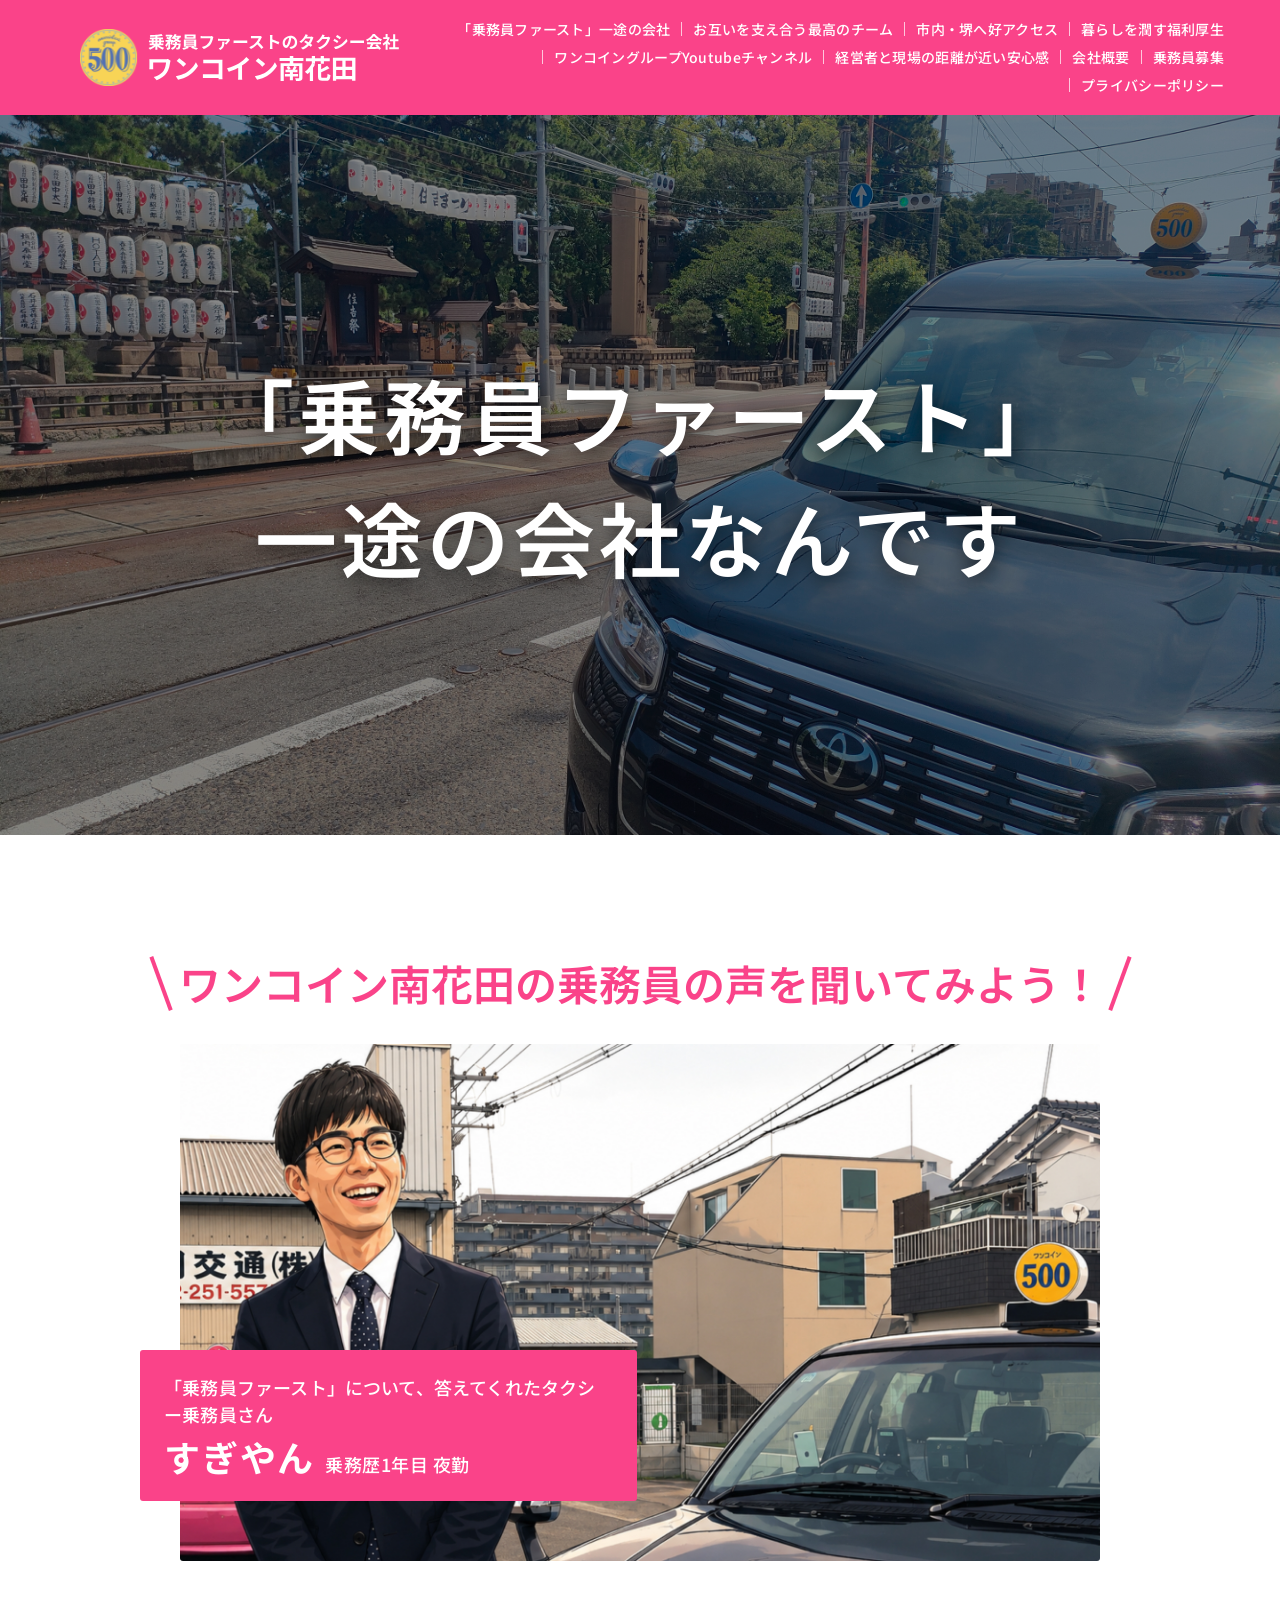
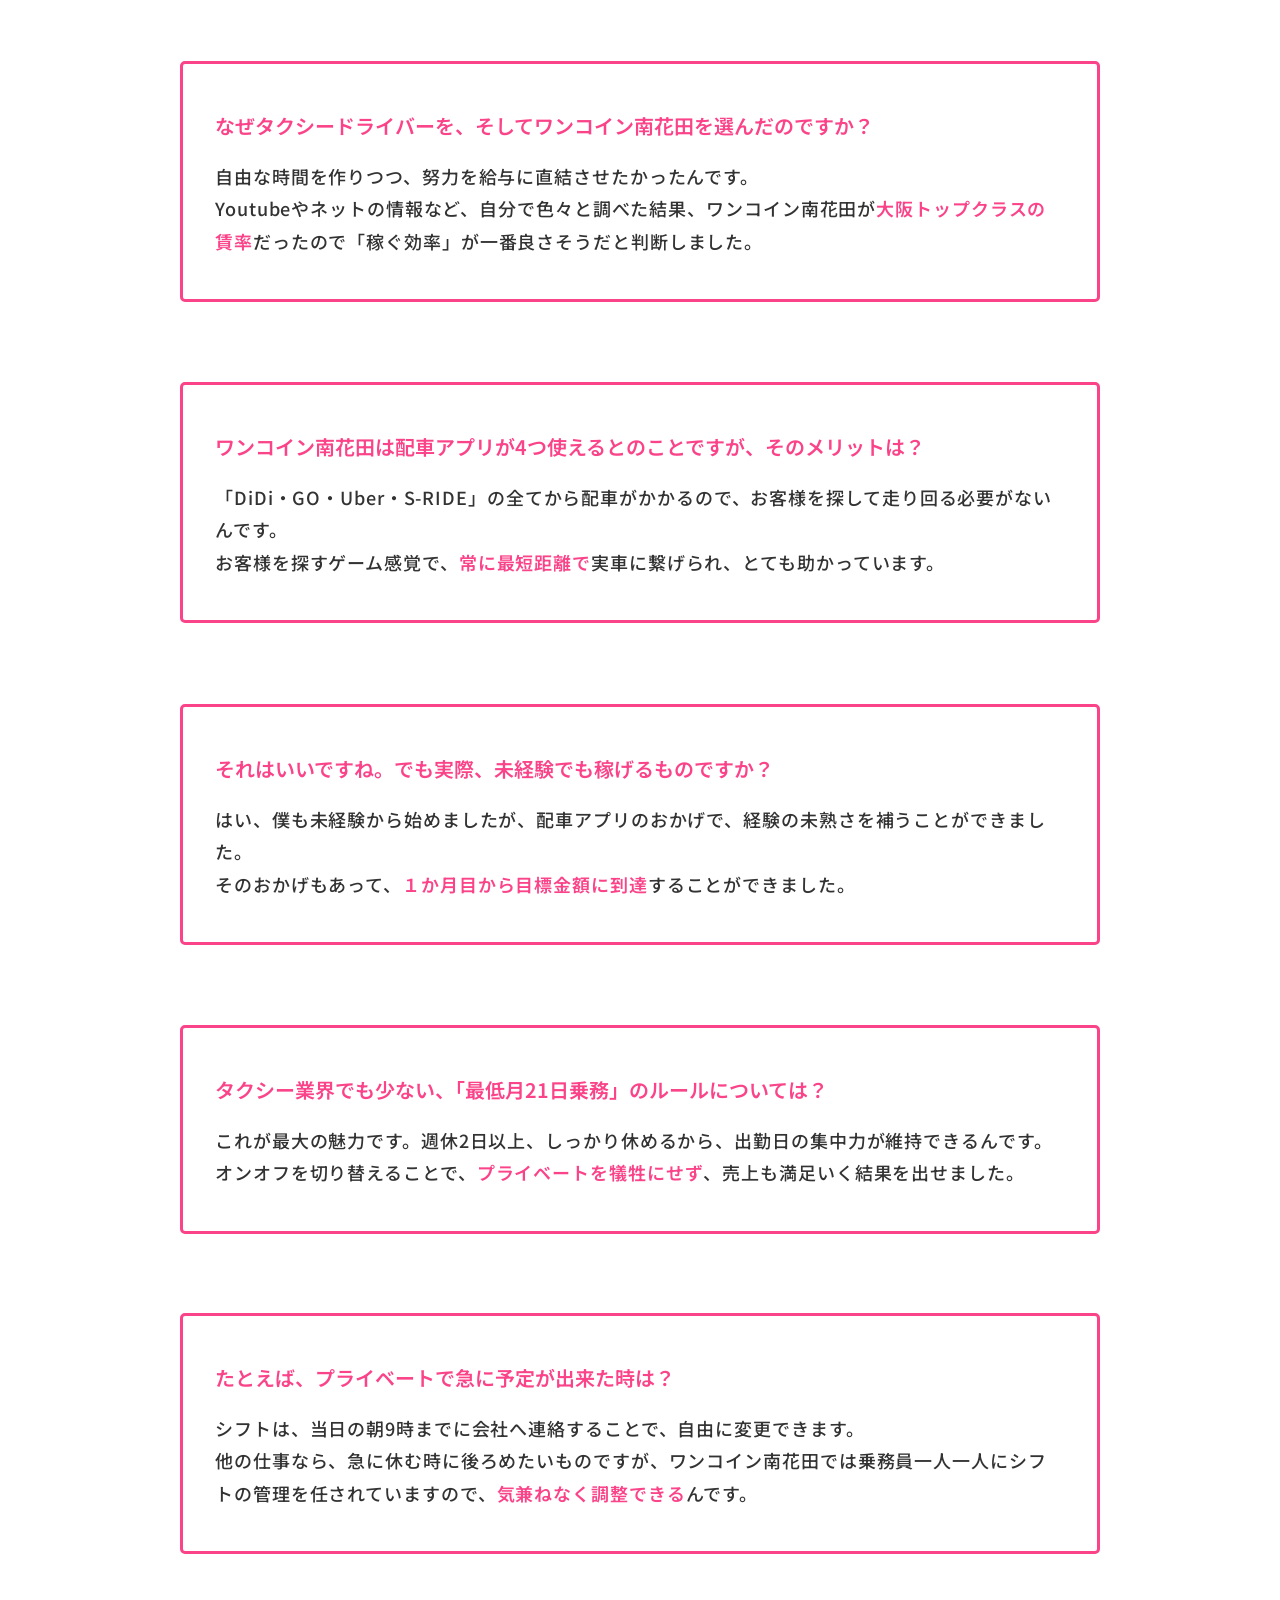
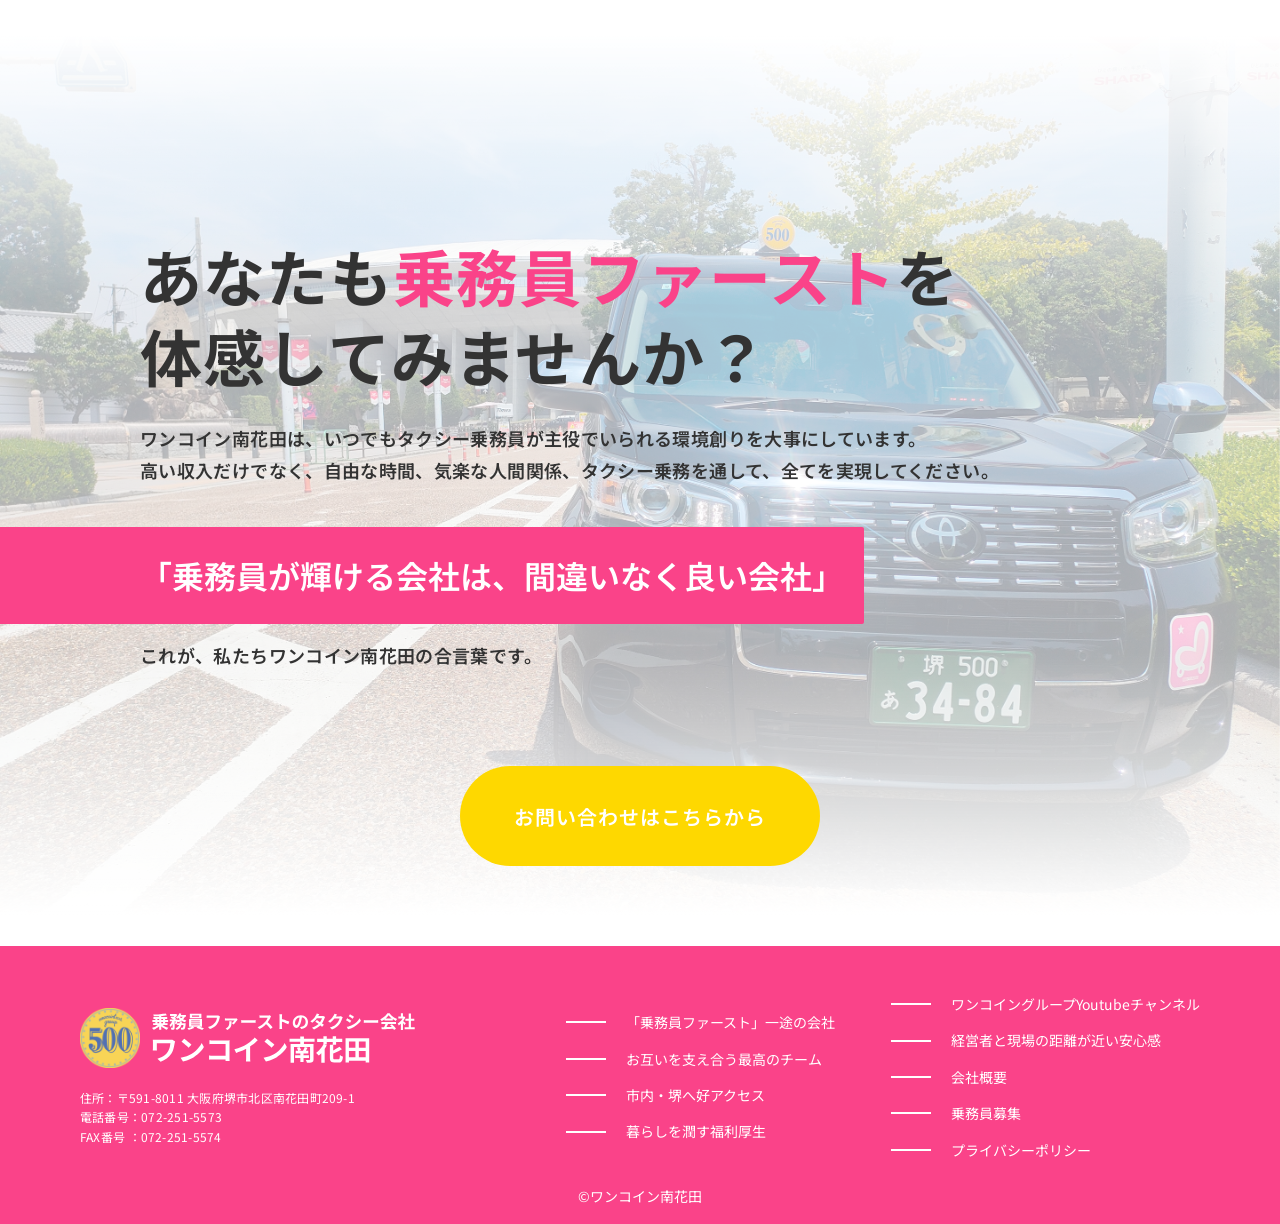
<file: crewfirst.html>
<!DOCTYPE html>
<html lang="ja">

<head>
    <!-- Google tag (gtag.js) -->
    <script async src="https://www.googletagmanager.com/gtag/js?id=G-3NLEB6MREJ"></script>
    <script>
        window.dataLayer = window.dataLayer || [];
        function gtag() { dataLayer.push(arguments); }
        gtag('js', new Date());

        gtag('config', 'G-3NLEB6MREJ');
    </script>
    <meta charset="UTF-8">
    <meta name="viewport" content="width=device-width, initial-scale=1.0, viewport-fit=cover">
    <!-- 説明文（SEO） -->
    <meta name="description" content="ワンコイン南花田で働くタクシー乗務員のリアルな声を紹介。収入、シフトの自由度、配車アプリ、車両環境など『乗務員ファースト』を実感した体験談を掲載しています。">
    <!-- SNS共有用 meta -->
    <meta property="og:site_name" content="ワンコイン南花田株式会社">
    <meta property="og:type" content="website">
    <meta property="og:title" content="「乗務員ファースト」一途の会社なんです｜タクシー乗務員の声｜ワンコイン南花田">
    <meta property="og:description" content="ワンコイン南花田で働くタクシー乗務員のリアルな声を紹介。収入、シフト、配車アプリ、車両環境などの体験談を掲載。">
    <meta property="og:url" content="https://1-coin.net/crewfirst.html">
    <meta property="og:image" content="https://1-coin.net/ogp/index.jpg">
    <meta property="og:image:width" content="1200">
    <meta property="og:image:height" content="630">
    <meta property="og:locale" content="ja_JP">
    <!-- Twitter -->
    <meta name="twitter:card" content="summary_large_image">
    <meta name="twitter:title" content="「乗務員ファースト」一途の会社なんです｜タクシー乗務員の声｜ワンコイン南花田">
    <meta name="twitter:description" content="ワンコイン南花田で働くタクシー乗務員のリアルな声を紹介。収入、シフト、配車アプリ、車両環境などの体験談を掲載。">
    <meta name="twitter:image" content="https://1-coin.net/ogp/index.jpg">
    <!-- アドレスバー -->
    <meta name="theme-color" content="#FA4389">
    <!-- タイトル -->
    <title>「乗務員ファースト」一途の会社なんです｜タクシー乗務員の声｜ワンコイン南花田</title>
    <!-- 正規URL -->
    <link rel="canonical" href="https://1-coin.net/crewfirst.html">
    <!-- Googleフォント -->
    <link rel="preconnect" href="https://fonts.googleapis.com">
    <link rel="preconnect" href="https://fonts.gstatic.com" crossorigin>
    <link href="https://fonts.googleapis.com/css2?family=Noto+Sans+JP:wght@100..900&display=swap" rel="stylesheet">
    <!-- favicon -->
    <link rel="icon" href="/favicon.ico" sizes="any">
    <link rel="icon" type="image/png" sizes="32x32" href="/img/icon/favicon-32x32.png">
    <link rel="icon" type="image/png" sizes="16x16" href="/img/icon/favicon-16x16.png">
    <!-- Apple -->
    <link rel="apple-touch-icon" sizes="180x180" href="/img/icon/apple-touch-icon.png">
    <!-- CSS -->
    <link rel="stylesheet" href="css/destyle.min.css">
    <link rel="stylesheet" href="css/common.css">
    <link rel="stylesheet" href="css/menu.css">
    <link rel="stylesheet" href="css/header.css">
    <link rel="stylesheet" href="css/header_pc.css">
    <link rel="stylesheet" href="css/footer.css">
    <link rel="stylesheet" href="css/footer_pc.css">
    <link rel="stylesheet" href="css/crew_bg.css">
    <link rel="stylesheet" href="css/interview.css">
    <link rel="stylesheet" href="css/interview_pc.css">
</head>

<body>
    <header>
        <div id="header-top">
            <a href="index.html" class="header__brand">
                <img src="img/1coin_minamihanada_logo.svg" alt="ワンコイン南花田株式会社">
            </a>
            <div class="openbtn"><span></span><span></span><span></span></div>
            <nav id="g-nav" aria-label="グローバルナビゲーション">
                <div id="g-nav-list">
                    <ul>
                        <li><a href="crewfirst.html">「乗務員ファースト」一途の会社</a></li>
                        <li><a href="strength.html">お互いを支え合う最高のチーム</a></li>
                        <li><a href="workstyle.html">市内・堺へ好アクセス</a></li>
                        <li><a href="media.html">暮らしを潤す福利厚生</a></li>
                        <li><a href="https://www.youtube.com/@onecointaxi500">ワンコイングループYoutubeチャンネル</a></li>
                        <li><a href="index.html#close">経営者と現場の距離が近い安心感</a></li>
                        <li><a href="index.html#company">会社概要</a></li>
                        <li><a class="js-contact-btn" href="https://1cointaxi.com/contact/">乗務員募集</a></li>
                        <li class="sp"><a href="https://1cointaxi.com/privacy/">プライバシーポリシー</a></li>
                    </ul>
                </div>
            </nav>
        </div>
    </header>
    <main>
        <div class="hero">
            <h1>「乗務員ファースト」<br>一途の会社なんです</h1>
        </div>
        <section class="voice">
            <div class="voice_inner js-reveal-title">
                <h2 class="voice_title">ワンコイン南花田の乗務員の声を聞いてみよう！</h2>
            </div>
            <div class="voice_card js-reveal-card">
                <div class="voice_image">
                    <img src="img/interview/voice_crewfirst.jpg" alt="ワンコイン南花田で働くタクシー乗務員のインタビュー写真">
                    <div class="voice_profile">
                        <p class="voice_profile_lead">「乗務員ファースト」について、答えてくれたタクシー乗務員さん</p>
                        <p class="voice_profile_name">
                            <strong>すぎやん</strong>
                            <span>乗務歴1年目 夜勤</span>
                        </p>
                    </div>
                </div>
            </div>
        </section>
        <section class="voice_qa js-stagger">
            <article class="voice_qa_item">
                <h3 class="voice_qa_question">なぜタクシードライバーを、そしてワンコイン南花田を選んだのですか？</h3>
                <p>自由な時間を作りつつ、努力を給与に直結させたかったんです。<br>
                    Youtubeやネットの情報など、自分で色々と調べた結果、ワンコイン南花田が<span>大阪トップクラスの賃率</span>だったので「稼ぐ効率」が一番良さそうだと判断しました。</p>
            </article>
            <article class="voice_qa_item">
                <h3 class="voice_qa_question">ワンコイン南花田は配車アプリが4つ使えるとのことですが、そのメリットは？</h3>
                <p>「DiDi・GO・Uber・S-RIDE」の全てから配車がかかるので、お客様を探して走り回る必要がないんです。<br>
                    お客様を探すゲーム感覚で、<span>常に最短距離で</span>実車に繋げられ、とても助かっています。
                </p>
            </article>
            <article class="voice_qa_item">
                <h3 class="voice_qa_question">それはいいですね。でも実際、未経験でも稼げるものですか？</h3>
                <p>はい、僕も未経験から始めましたが、配車アプリのおかげで、経験の未熟さを補うことができました。<br>
                    そのおかげもあって、<span>１か月目から目標金額に到達</span>することができました。</p>
            </article>
            <article class="voice_qa_item">
                <h3 class="voice_qa_question">タクシー業界でも少ない、「最低月21日乗務」のルールについては？</h3>
                <p>これが最大の魅力です。週休2日以上、しっかり休めるから、出勤日の集中力が維持できるんです。オンオフを切り替えることで、<span>プライベートを犠牲にせず</span>、売上も満足いく結果を出せました。
                </p>
            </article>
            <article class="voice_qa_item">
                <h3 class="voice_qa_question">たとえば、プライベートで急に予定が出来た時は？</h3>
                <p>シフトは、当日の朝9時までに会社へ連絡することで、自由に変更できます。<br>
                    他の仕事なら、急に休む時に後ろめたいものですが、ワンコイン南花田では乗務員一人一人にシフトの管理を任されていますので、<span>気兼ねなく調整できる</span>んです。
                </p>
            </article>
        </section>
        <section class="cta js-cta">
            <div class="cta_inner">
                <h2 class="cta_kicker js-cta-kicker">
                    あなたも<span>乗務員ファースト</span>を<br>
                    体感してみませんか？</h2>
                <p class="cta_text js-cta-text">
                    ワンコイン南花田は、いつでもタクシー乗務員が主役でいられる環境創りを大事にしています。<br>
                    高い収入だけでなく、自由な時間、気楽な人間関係、タクシー乗務を通して、全てを実現してください。
                </p>
                <p class="cta_bar js-cta-bar">
                    <span>「乗務員が輝ける会社は、間違いなく良い会社」</span>
                </p>
                <p class="cta_note js-cta-note">
                    これが、私たちワンコイン南花田の合言葉です。
                </p>
                <div class="cta_btn-wrap js-cta-btn">
                    <a class="btn btn--primary js-contact-btn" href="https://1cointaxi.com/contact/">お問い合わせはこちらから</a>
                </div>
            </div>
        </section>
    </main>
    <footer class="footer">
        <div class="footer_inner">
            <div class="footer_left">
                <div class="footer__info">
                    <a href="index.html" class="footer__brand">
                        <img src="img/1coin_minamihanada_logo.svg" alt="ワンコイン南花田株式会社">
                    </a>
                    <div class="footer__contact">
                        <p>
                            住所：〒591-8011 大阪府堺市北区南花田町209-1
                        </p>
                        <p>電話番号<span>：072-251-5573</span></p>
                        <p>FAX番号<span>：072-251-5574</span></p>
                    </div>
                </div>
                <!-- <div class="footer-lost-item">
                    <p class="footer-lost-item__title">
                        お忘れ物のお問い合わせ
                    </p>
                    <p class="footer-lost-item__text">
                        車内でのお忘れ物については、<br>
                        下記よりお問い合わせください。
                    </p>
                    <a href="https://lin.ee/v2FwFp0" class="footer-lost-item__btn js-lost-item-line" target="_blank"
                        rel="noopener noreferrer">
                        お忘れ物お問い合わせ
                    </a>
                </div> -->
            </div>
            <nav class="footer_nav" aria-label="フッターナビゲーション">
                <ul class="footer_list_1">
                    <li><a href="crewfirst.html">「乗務員ファースト」一途の会社</a></li>
                    <li><a href="strength.html">お互いを支え合う最高のチーム</a></li>
                    <li><a href="workstyle.html">市内・堺へ好アクセス</a></li>
                    <li><a href="media.html">暮らしを潤す福利厚生</a></li>
                </ul>
                <ul class="footer_list_2">
                    <li><a href="https://www.youtube.com/@onecointaxi500">ワンコイングループYoutubeチャンネル</a></li>
                    <li><a href="index.html#close">経営者と現場の距離が近い安心感</a></li>
                    <li><a href="index.html#company">会社概要</a></li>
                    <li><a class="js-contact-btn" href="https://1cointaxi.com/contact/">乗務員募集</a></li>
                    <li><a href="https://1cointaxi.com/privacy/">プライバシーポリシー</a></li>
                </ul>
            </nav>
        </div>
        <p class="footer_bottom">©ワンコイン南花田</p>
    </footer>
    <!-- jQuery -->
    <script src="https://code.jquery.com/jquery-3.7.1.min.js" crossorigin="anonymous"></script>
    <!-- カスタムjs -->
    <script src="js/common.js"></script>
    <script src="js/event.js"></script>
</body>

</html>
</file>
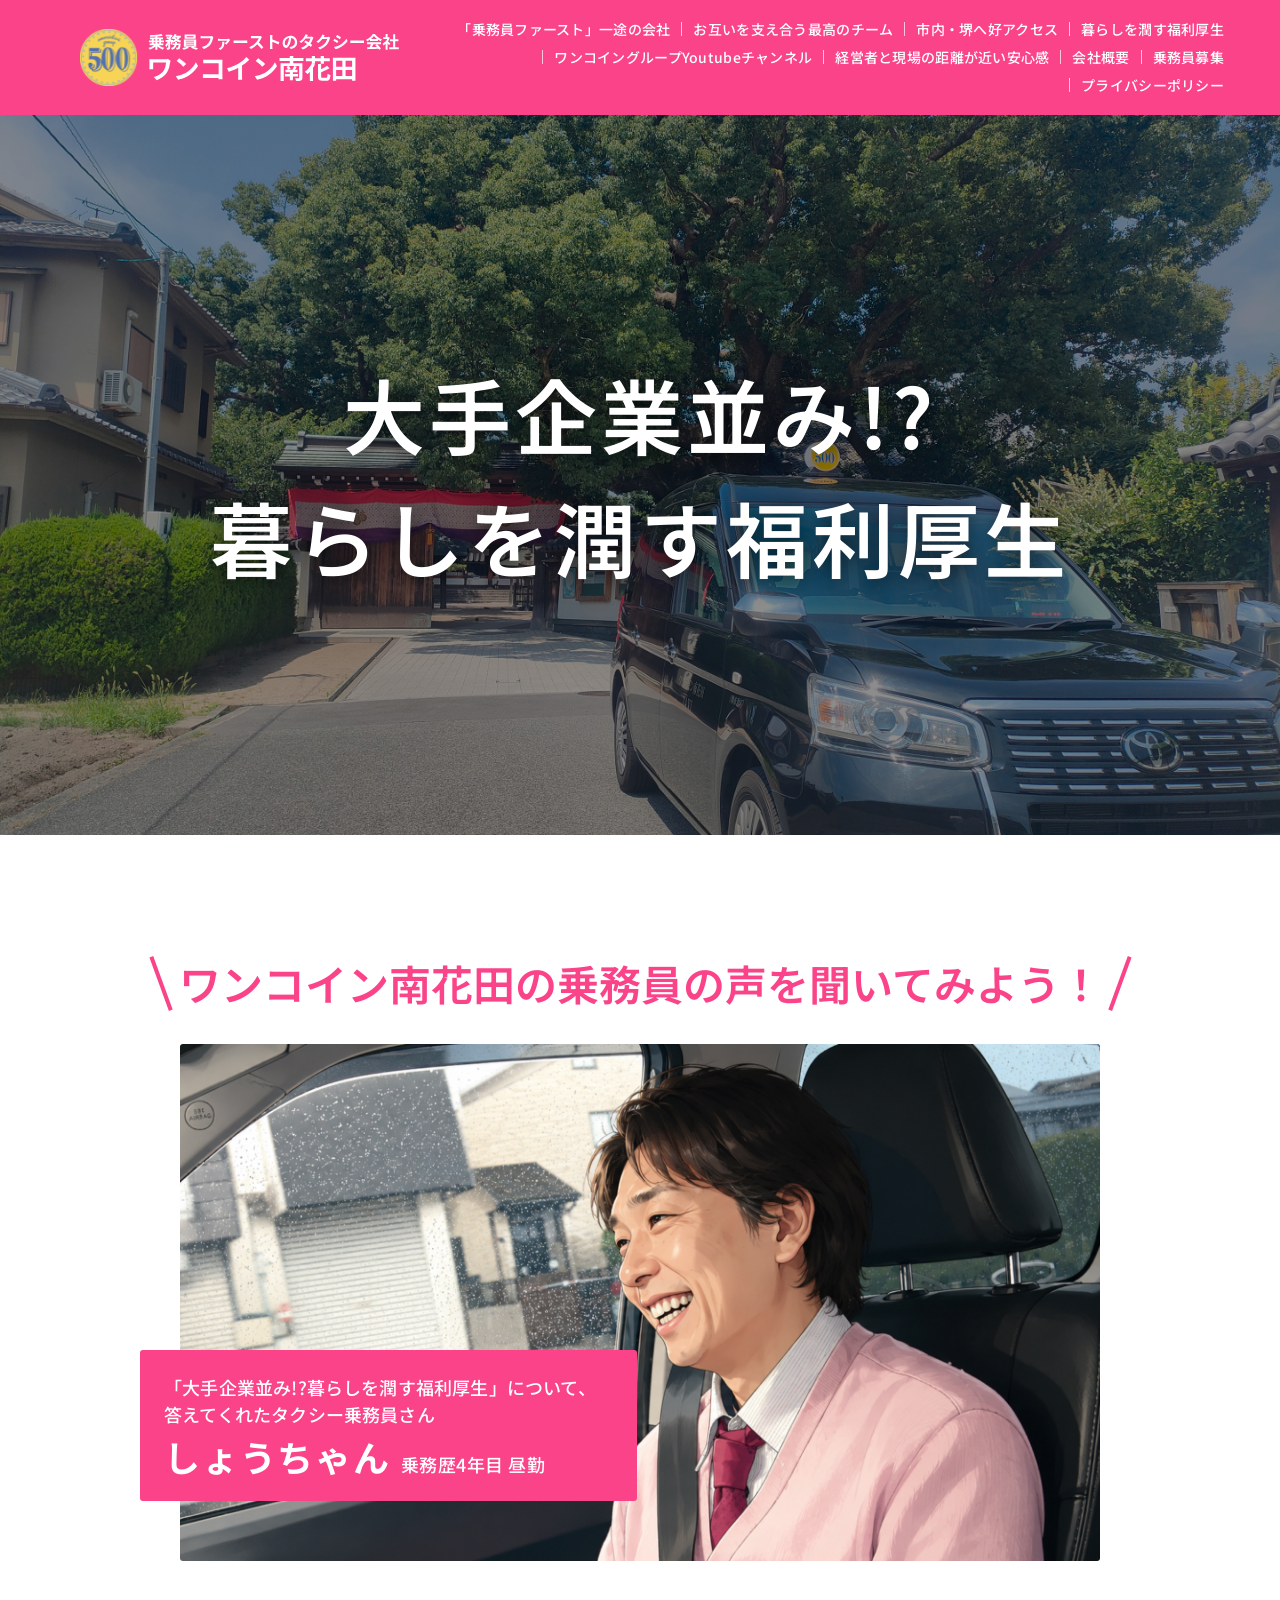
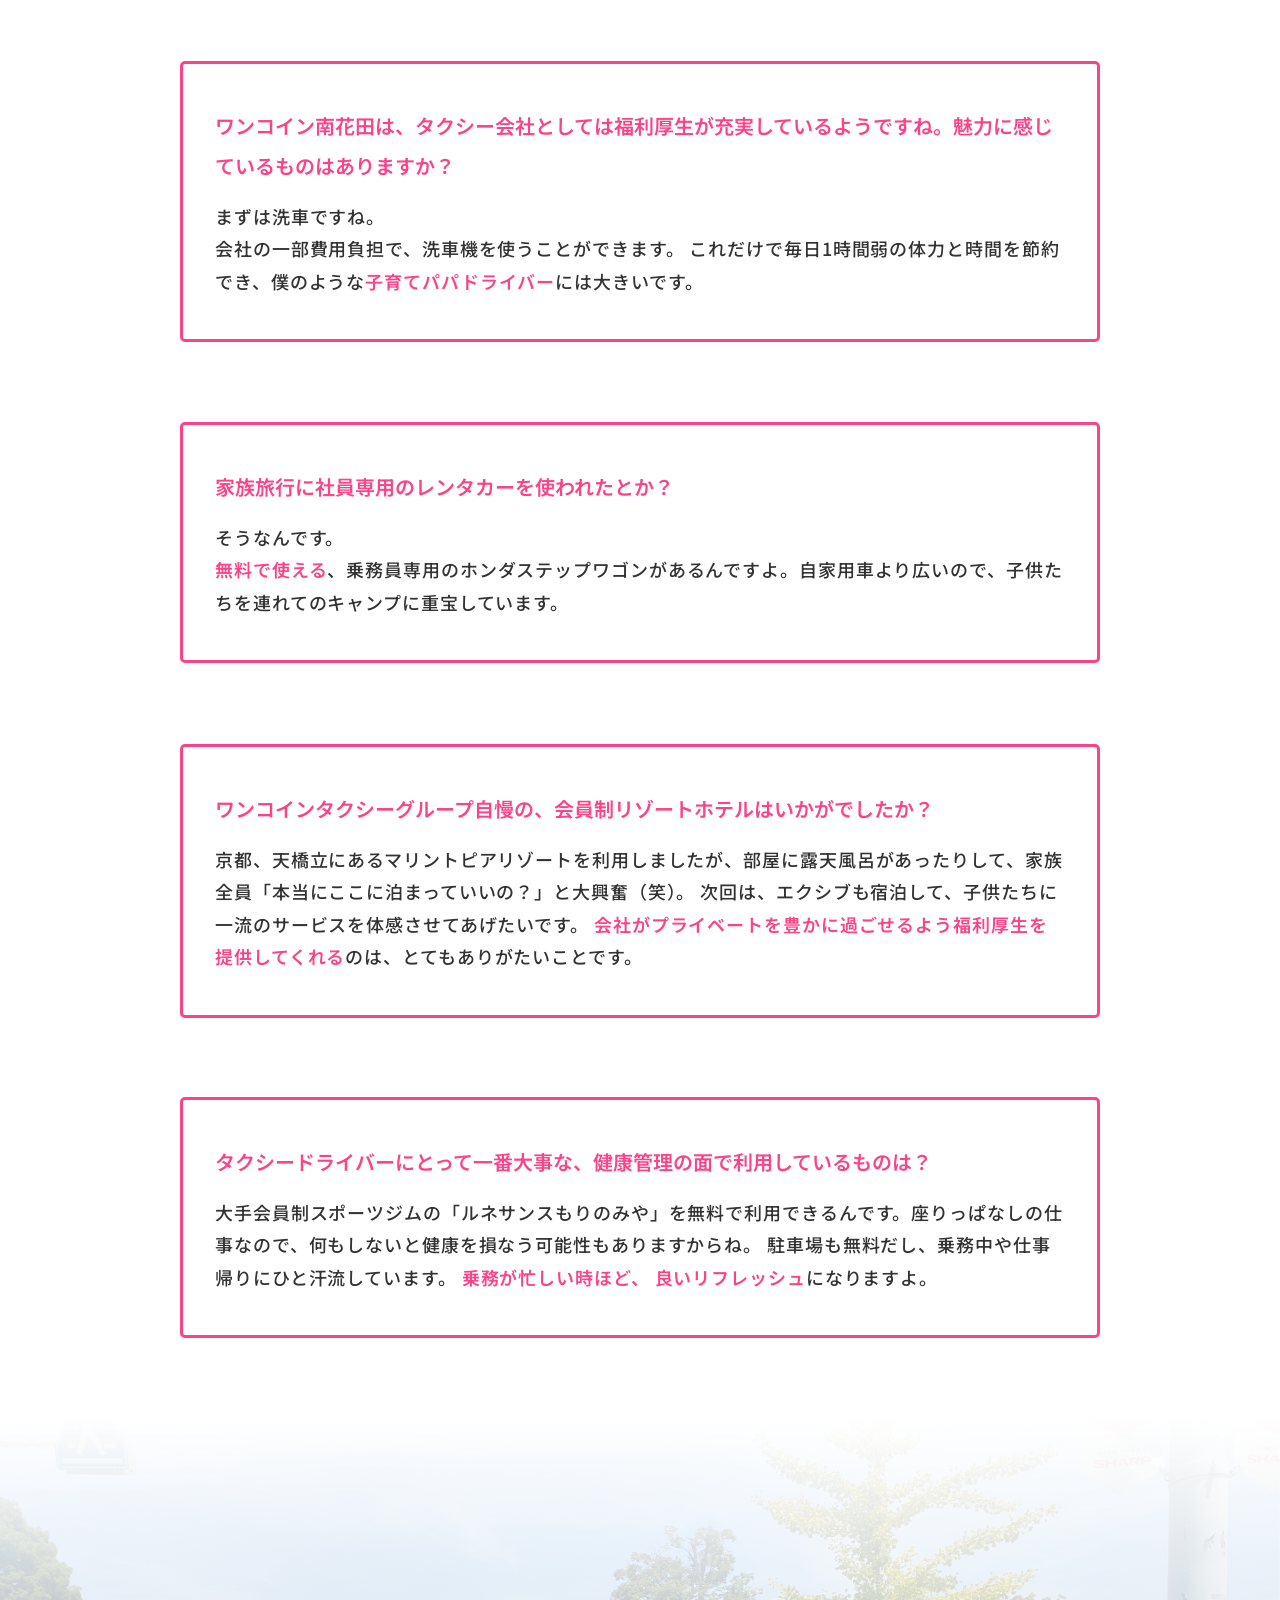
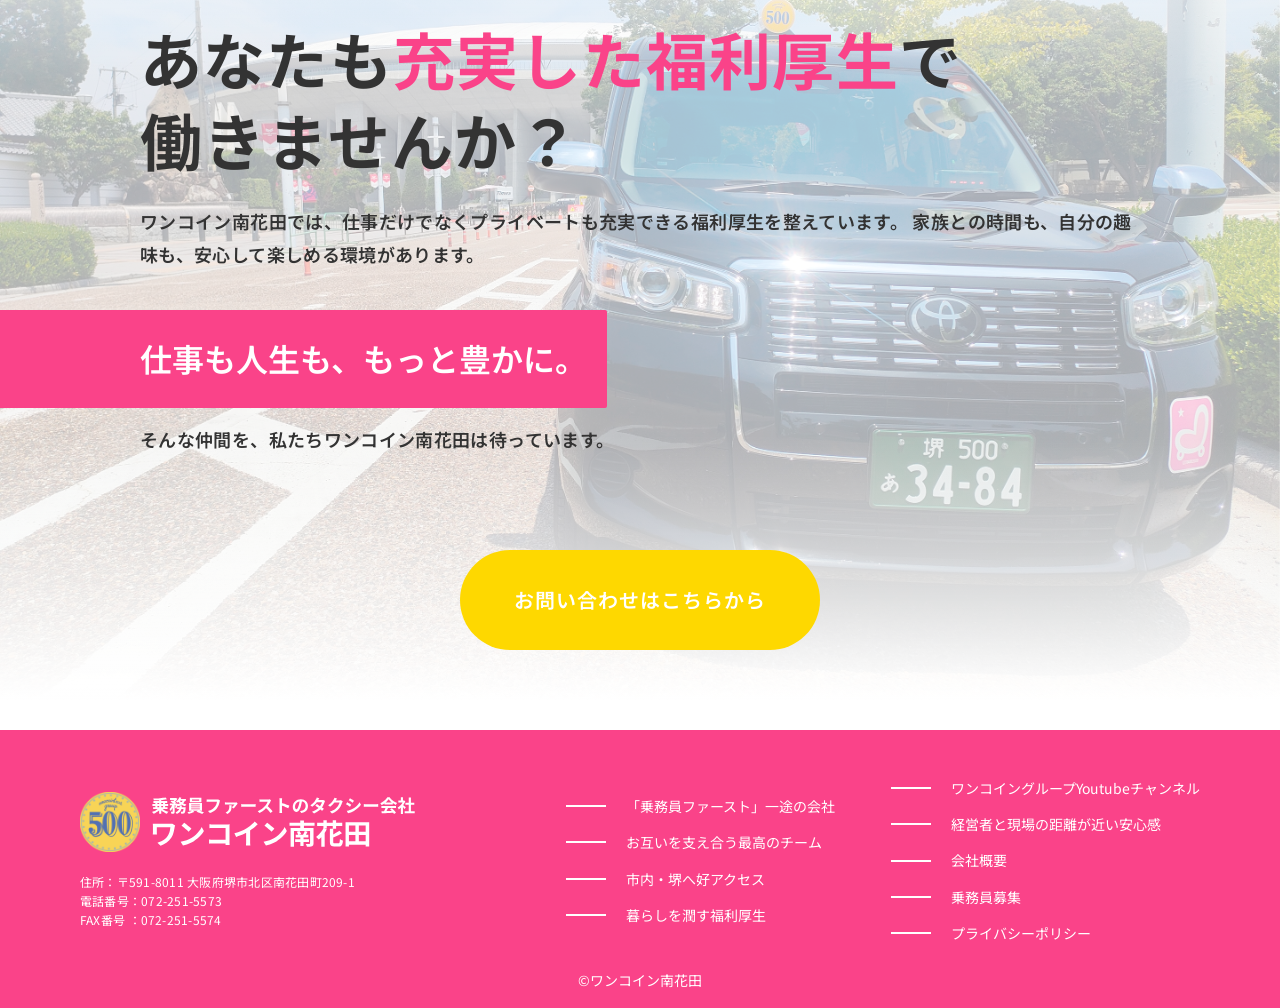
<file: media.html>
<!DOCTYPE html>
<html lang="ja">

<head>
    <!-- Google tag (gtag.js) -->
    <script async src="https://www.googletagmanager.com/gtag/js?id=G-3NLEB6MREJ"></script>
    <script>
        window.dataLayer = window.dataLayer || [];
        function gtag() { dataLayer.push(arguments); }
        gtag('js', new Date());

        gtag('config', 'G-3NLEB6MREJ');
    </script>
    <meta charset="UTF-8">
    <meta name="viewport" content="width=device-width, initial-scale=1.0, viewport-fit=cover">
    <!-- 説明文（SEO） -->
    <meta name="description" content="ワンコイン南花田の福利厚生を乗務員インタビューで紹介。洗車機補助、ルネサンス利用、レンタカー、会員制リゾートホテルなど、大手企業並みの福利厚生が充実しています。">
    <!-- SNS共有用 meta -->
    <meta property="og:site_name" content="ワンコイン南花田株式会社">
    <meta property="og:type" content="website">
    <meta property="og:title" content="大手企業並み!?暮らしを潤す福利厚生｜乗務員のリアルな声｜ワンコイン南花田">
    <meta property="og:description"
        content="ワンコイン南花田の福利厚生を乗務員インタビューで紹介。洗車機補助、ルネサンス利用、レンタカー、会員制リゾートホテルなど、大手企業並みの福利厚生が充実しています。">
    <meta property="og:url" content="https://s-hanada.com/media.html">
    <meta property="og:image" content="https://s-hanada.com/ogp/index.jpg">
    <meta property="og:image:width" content="1200">
    <meta property="og:image:height" content="630">
    <meta property="og:locale" content="ja_JP">
    <!-- Twitter -->
    <meta name="twitter:card" content="summary_large_image">
    <meta name="twitter:title" content="大手企業並み!?暮らしを潤す福利厚生｜乗務員のリアルな声｜ワンコイン南花田">
    <meta name="twitter:description"
        content="ワンコイン南花田の福利厚生を乗務員インタビューで紹介。洗車機補助、ルネサンス利用、レンタカー、会員制リゾートホテルなど、大手企業並みの福利厚生が充実しています。">
    <meta name="twitter:image" content="https://s-hanada.com/ogp/index.jpg">
    <!-- アドレスバー -->
    <meta name="theme-color" content="#FA4389">
    <!-- タイトル -->
    <title>大手企業並み!?暮らしを潤す福利厚生｜乗務員のリアルな声｜ワンコイン南花田</title>
    <!-- 正規URL -->
    <link rel="canonical" href="https://s-hanada.com/media.html">
    <!-- Googleフォント -->
    <link rel="preconnect" href="https://fonts.googleapis.com">
    <link rel="preconnect" href="https://fonts.gstatic.com" crossorigin>
    <link href="https://fonts.googleapis.com/css2?family=Noto+Sans+JP:wght@100..900&display=swap" rel="stylesheet">
    <!-- favicon -->
    <link rel="icon" href="/favicon.ico" sizes="any">
    <link rel="icon" type="image/png" sizes="32x32" href="/img/icon/favicon-32x32.png">
    <link rel="icon" type="image/png" sizes="16x16" href="/img/icon/favicon-16x16.png">
    <!-- Apple -->
    <link rel="apple-touch-icon" sizes="180x180" href="/img/icon/apple-touch-icon.png">
    <!-- CSS -->
    <link rel="stylesheet" href="css/destyle.min.css">
    <link rel="stylesheet" href="css/common.css">
    <link rel="stylesheet" href="css/menu.css">
    <link rel="stylesheet" href="css/header.css">
    <link rel="stylesheet" href="css/header_pc.css">
    <link rel="stylesheet" href="css/footer.css">
    <link rel="stylesheet" href="css/footer_pc.css">
    <link rel="stylesheet" href="css/media_bg.css">
    <link rel="stylesheet" href="css/interview.css">
    <link rel="stylesheet" href="css/interview_pc.css">
</head>

<body>
    <header>
        <div id="header-top">
            <a href="index.html" class="header__brand">
                <img src="img/1coin_minamihanada_logo.svg" alt="ワンコイン南花田株式会社">
            </a>
            <div class="openbtn"><span></span><span></span><span></span></div>
            <nav id="g-nav" aria-label="グローバルナビゲーション">
                <div id="g-nav-list">
                    <ul>
                        <li><a href="crewfirst.html">「乗務員ファースト」一途の会社</a></li>
                        <li><a href="strength.html">お互いを支え合う最高のチーム</a></li>
                        <li><a href="workstyle.html">市内・堺へ好アクセス</a></li>
                        <li><a href="media.html">暮らしを潤す福利厚生</a></li>
                        <li><a href="https://www.youtube.com/@onecointaxi500">ワンコイングループYoutubeチャンネル</a></li>
                        <li><a href="index.html#close">経営者と現場の距離が近い安心感</a></li>
                        <li><a href="index.html#company">会社概要</a></li>
                        <li><a class="js-contact-btn" href="https://1cointaxi.com/contact/">乗務員募集</a></li>
                        <li class="sp"><a href="https://1cointaxi.com/privacy/">プライバシーポリシー</a></li>
                    </ul>
                </div>
            </nav>
        </div>
    </header>
    <main>
        <div class="hero">
            <h1>大手企業並み!?<br>暮らしを潤す福利厚生</h1>
        </div>
        <section class="voice">
            <div class="voice_inner js-reveal-title">
                <h2 class="voice_title">ワンコイン南花田の乗務員の声を聞いてみよう！</h2>
            </div>

            <div class="voice_card js-reveal-card">
                <div class="voice_image">
                    <img src="img/interview/voice_media.jpg" alt="ワンコイン南花田で働くタクシー乗務員のインタビュー写真">
                    <div class="voice_profile">
                        <p class="voice_profile_lead">「大手企業並み!?暮らしを潤す福利厚生」について、答えてくれたタクシー乗務員さん</p>
                        <p class="voice_profile_name">
                            <strong>しょうちゃん</strong>
                            <span>乗務歴4年目 昼勤</span>
                        </p>
                    </div>
                </div>
            </div>
        </section>
        <section class="voice_qa js-stagger">
            <article class="voice_qa_item">
                <h3 class="voice_qa_question">
                    ワンコイン南花田は、タクシー会社としては福利厚生が充実しているようですね。魅力に感じているものはありますか？
                </h3>
                <p>
                    まずは洗車ですね。<br>
                    会社の一部費用負担で、洗車機を使うことができます。
                    これだけで毎日1時間弱の体力と時間を節約でき、僕のような<span>子育てパパドライバー</span>には大きいです。
                </p>
            </article>

            <article class="voice_qa_item">
                <h3 class="voice_qa_question">
                    家族旅行に社員専用のレンタカーを使われたとか？
                </h3>
                <p>
                    そうなんです。<br>
                    <span>無料で使える</span>、乗務員専用のホンダステップワゴンがあるんですよ。自家用車より広いので、子供たちを連れてのキャンプに重宝しています。
                </p>
            </article>

            <article class="voice_qa_item">
                <h3 class="voice_qa_question">
                    ワンコインタクシーグループ自慢の、会員制リゾートホテルはいかがでしたか？
                </h3>
                <p>
                    京都、天橋立にあるマリントピアリゾートを利用しましたが、部屋に露天風呂があったりして、家族全員「本当にここに泊まっていいの？」と大興奮（笑）。
                    次回は、エクシブも宿泊して、子供たちに一流のサービスを体感させてあげたいです。
                    <span>会社がプライベートを豊かに過ごせるよう福利厚生を提供してくれる</span>のは、とてもありがたいことです。
                </p>
            </article>

            <article class="voice_qa_item">
                <h3 class="voice_qa_question">
                    タクシードライバーにとって一番大事な、健康管理の面で利用しているものは？
                </h3>
                <p>
                    大手会員制スポーツジムの「ルネサンスもりのみや」を無料で利用できるんです。座りっぱなしの仕事なので、何もしないと健康を損なう可能性もありますからね。
                    駐車場も無料だし、乗務中や仕事帰りにひと汗流しています。
                    <span>乗務が忙しい時ほど、 良いリフレッシュ</span>になりますよ。
                </p>
            </article>
        </section>
        <section class="cta js-cta">
            <div class="cta_inner">
                <h2 class="cta_kicker js-cta-kicker">
                    あなたも<span>充実した福利厚生</span>で<br>働きませんか？
                </h2>

                <p class="cta_text js-cta-text">
                    ワンコイン南花田では、仕事だけでなくプライベートも充実できる福利厚生を整えています。
                    家族との時間も、自分の趣味も、安心して楽しめる環境があります。
                </p>

                <p class="cta_bar js-cta-bar">
                    <span>仕事も人生も、もっと豊かに。</span>
                </p>

                <p class="cta_note js-cta-note">
                    そんな仲間を、私たちワンコイン南花田は待っています。
                </p>
                <div class="cta_btn-wrap js-cta-btn">
                    <a class="btn btn--primary js-contact-btn" href="https://1cointaxi.com/contact/">お問い合わせはこちらから</a>
                </div>
            </div>
        </section>

    </main>
    <footer class="footer">
        <div class="footer_inner">
            <div class="footer_left">
                <div class="footer__info">
                    <a href="index.html" class="footer__brand">
                        <img src="img/1coin_minamihanada_logo.svg" alt="ワンコイン南花田株式会社">
                    </a>
                    <div class="footer__contact">
                        <p>
                            住所：〒591-8011 大阪府堺市北区南花田町209-1
                        </p>
                        <p>電話番号<span>：072-251-5573</span></p>
                        <p>FAX番号<span>：072-251-5574</span></p>
                    </div>
                </div>
                <!-- <div class="footer-lost-item">
                    <p class="footer-lost-item__title">
                        お忘れ物のお問い合わせ
                    </p>
                    <p class="footer-lost-item__text">
                        車内でのお忘れ物については、<br>
                        下記よりお問い合わせください。
                    </p>
                    <a href="https://lin.ee/v2FwFp0" class="footer-lost-item__btn js-lost-item-line" target="_blank"
                        rel="noopener noreferrer">
                        お忘れ物お問い合わせ
                    </a>
                </div> -->
            </div>
            <nav class="footer_nav" aria-label="フッターナビゲーション">
                <ul class="footer_list_1">
                    <li><a href="crewfirst.html">「乗務員ファースト」一途の会社</a></li>
                    <li><a href="strength.html">お互いを支え合う最高のチーム</a></li>
                    <li><a href="workstyle.html">市内・堺へ好アクセス</a></li>
                    <li><a href="media.html">暮らしを潤す福利厚生</a></li>
                </ul>
                <ul class="footer_list_2">
                    <li><a href="https://www.youtube.com/@onecointaxi500">ワンコイングループYoutubeチャンネル</a></li>
                    <li><a href="index.html#close">経営者と現場の距離が近い安心感</a></li>
                    <li><a href="index.html#company">会社概要</a></li>
                    <li><a class="js-contact-btn" href="https://1cointaxi.com/contact/">乗務員募集</a></li>
                    <li><a href="https://1cointaxi.com/privacy/">プライバシーポリシー</a></li>
                </ul>
            </nav>
        </div>
        <p class="footer_bottom">©ワンコイン南花田</p>
    </footer>
    <!-- jQuery -->
    <script src="https://code.jquery.com/jquery-3.7.1.min.js" crossorigin="anonymous"></script>
    <!-- カスタムjs -->
    <script src="js/common.js"></script>
    <script src="js/event.js"></script>
</body>

</html>
</file>
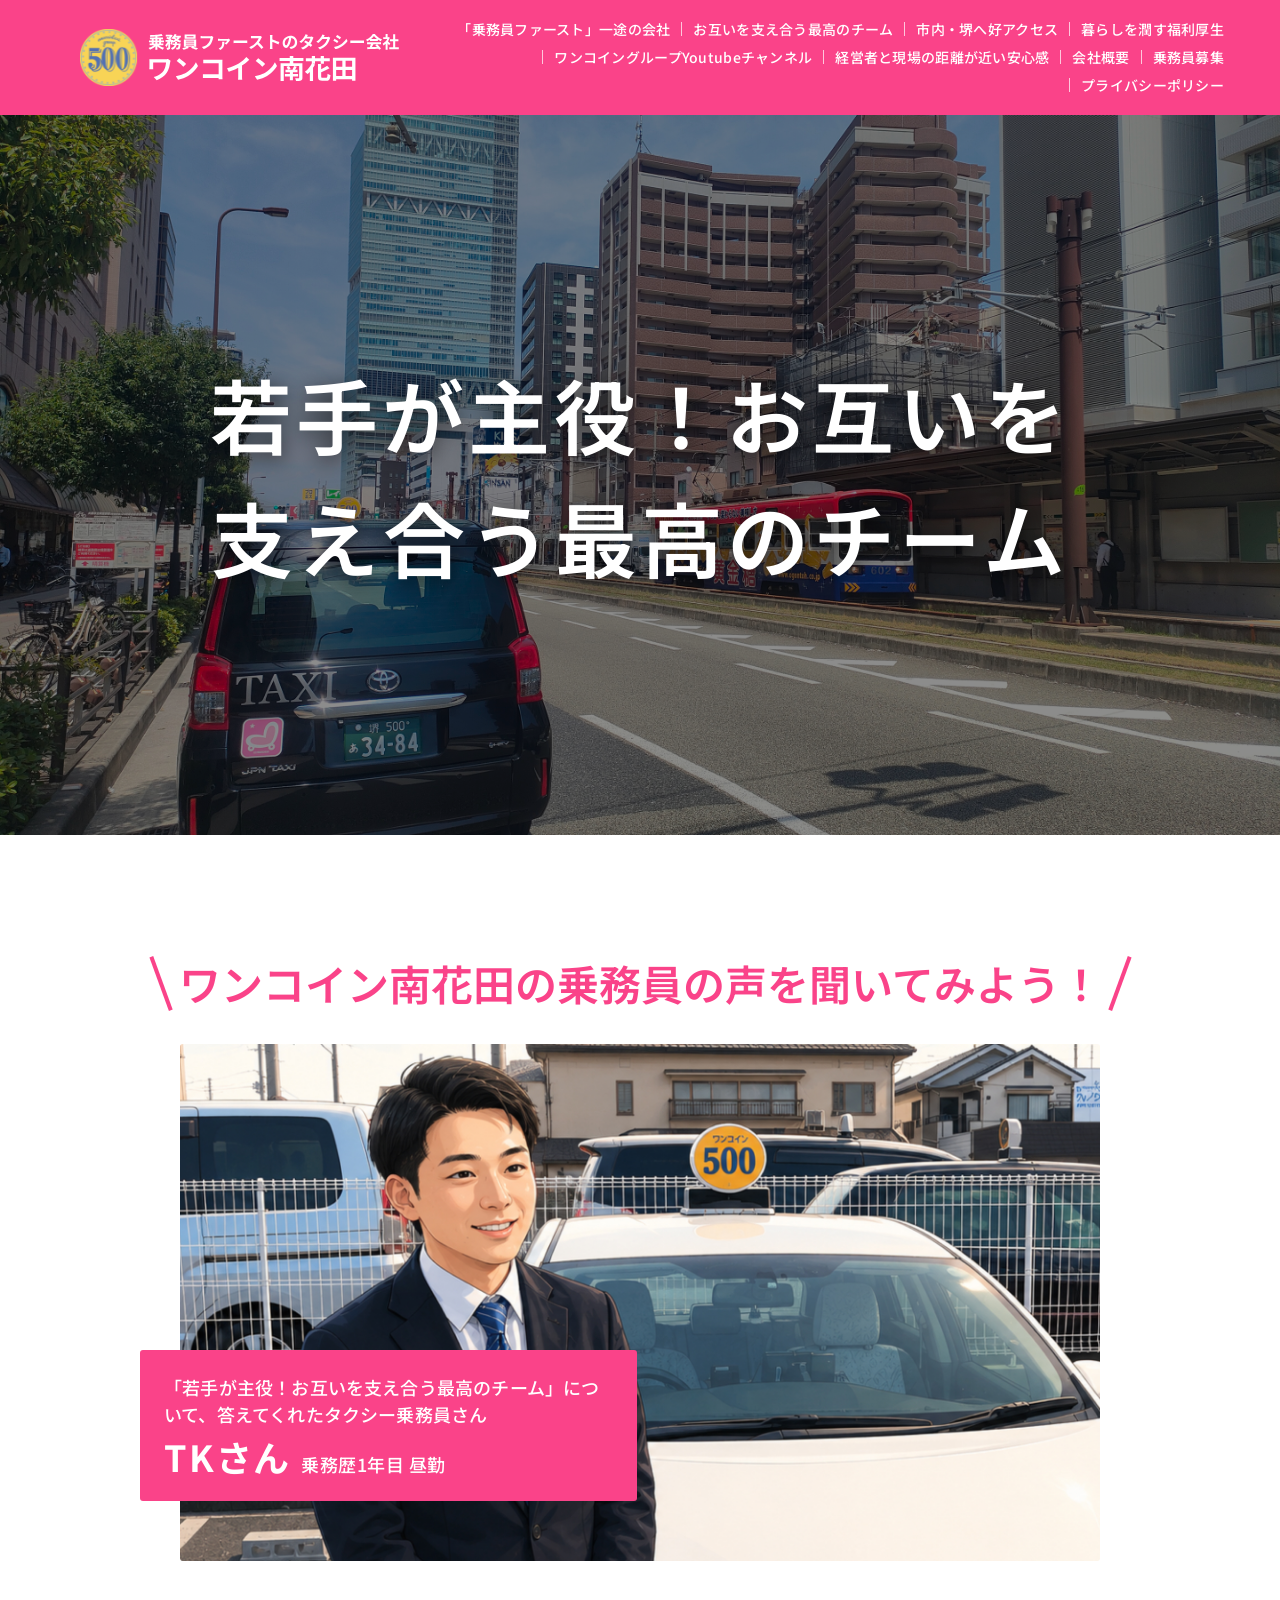
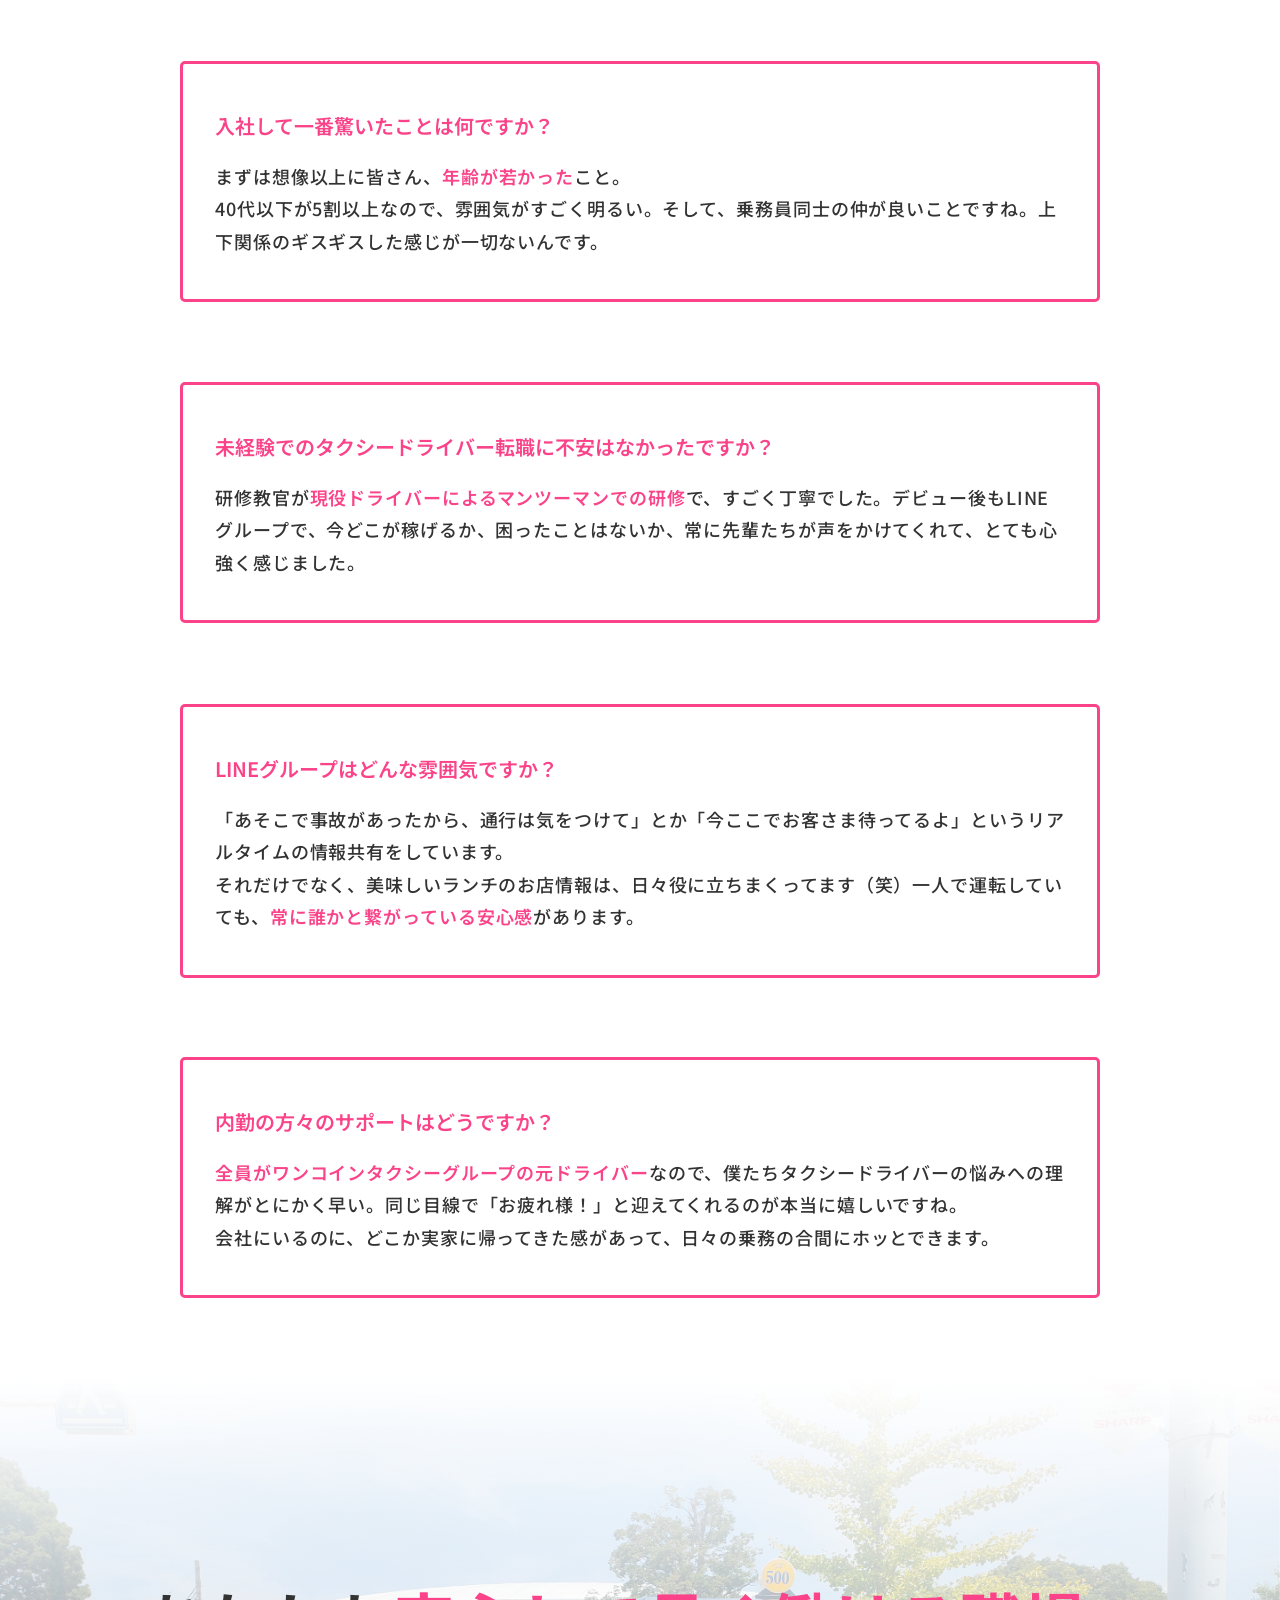
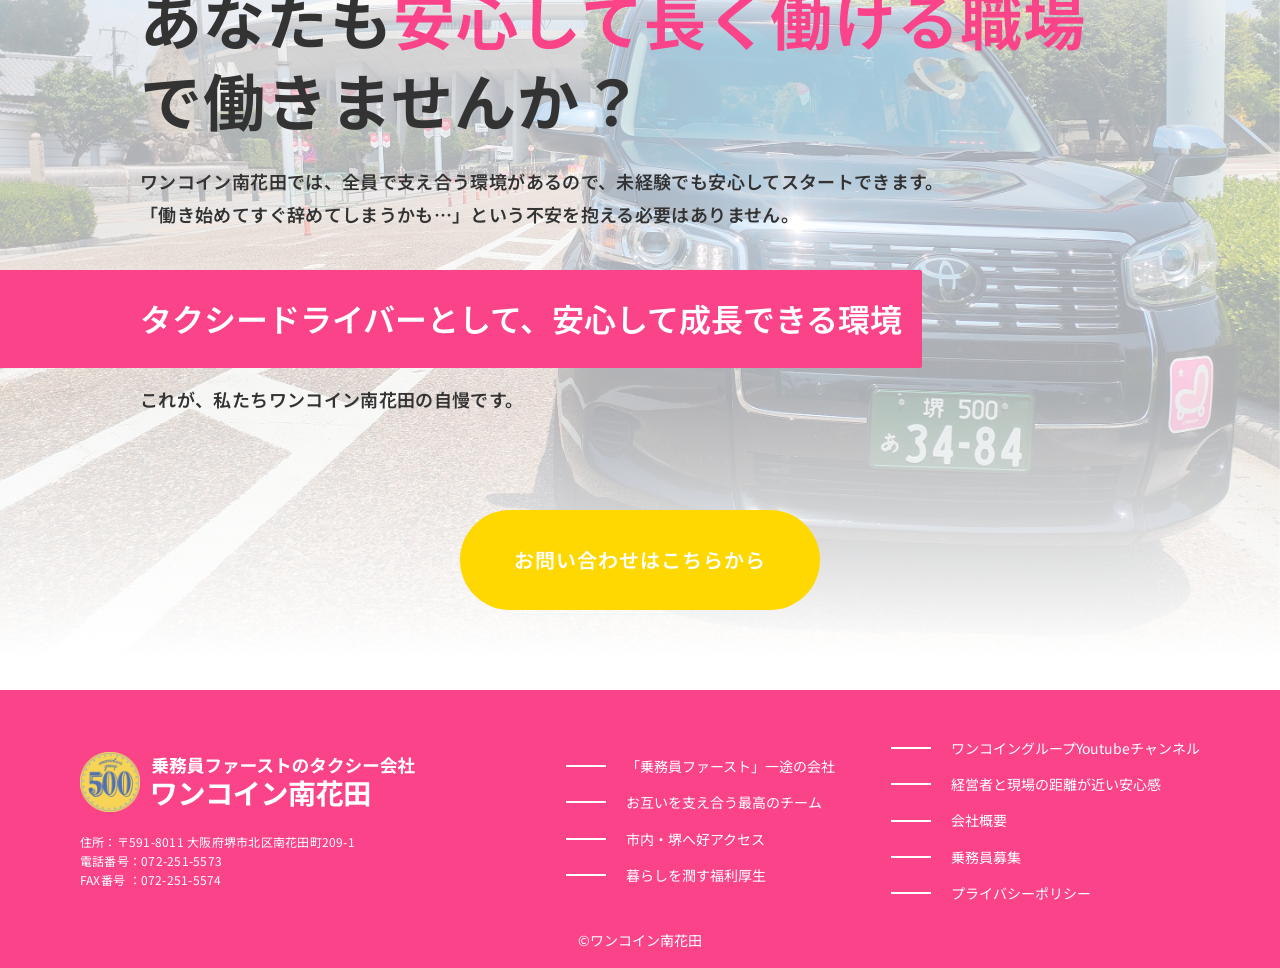
<file: strength.html>
<!DOCTYPE html>
<html lang="ja">

<head>
    <!-- Google tag (gtag.js) -->
    <script async src="https://www.googletagmanager.com/gtag/js?id=G-3NLEB6MREJ"></script>
    <script>
        window.dataLayer = window.dataLayer || [];
        function gtag() { dataLayer.push(arguments); }
        gtag('js', new Date());

        gtag('config', 'G-3NLEB6MREJ');
    </script>
    <meta charset="UTF-8">
    <meta name="viewport" content="width=device-width, initial-scale=1.0, viewport-fit=cover">
    <!-- 説明文（SEO） -->
    <meta name="description"
        content="若手が主役！お互いを支え合う最高のチームです。ワンコイン南花田で働くタクシー乗務員のリアルな声から、育成文化・研修制度・サポート体制の強みを紹介します。未経験でも安心して長く働ける環境です。">
    <!-- SNS共有用 meta -->
    <meta property="og:site_name" content="ワンコイン南花田株式会社">
    <meta property="og:type" content="website">
    <meta property="og:title" content="若手が主役！お互いを支え合う最高のチーム｜タクシー乗務員の声｜ワンコイン南花田">
    <meta property="og:description"
        content="若手が主役！お互いを支え合う最高のチームです。ワンコイン南花田で働くタクシー乗務員のリアルな声から、育成文化・研修制度・サポート体制の強みを紹介します。未経験でも安心して長く働ける環境です。">
    <meta property="og:url" content="https://s-hanada.com/strength.html">
    <meta property="og:image" content="https://s-hanada.com/ogp/index.jpg">
    <meta property="og:image:width" content="1200">
    <meta property="og:image:height" content="630">
    <meta property="og:locale" content="ja_JP">
    <!-- Twitter -->
    <meta name="twitter:card" content="summary_large_image">
    <meta name="twitter:title" content="若手が主役！お互いを支え合う最高のチーム｜タクシー乗務員の声｜ワンコイン南花田">
    <meta name="twitter:description" content="若手が主役！お互いを支え合う最高のチームです。育成文化・研修制度・相談しやすい環境が揃っています。">
    <meta name="twitter:image" content="https://s-hanada.com/ogp/index.jpg">
    <!-- アドレスバー -->
    <meta name="theme-color" content="#FA4389">
    <!-- タイトル -->
    <title>若手が主役！お互いを支え合う最高のチーム｜タクシー乗務員の声｜ワンコイン南花田</title>
    <!-- 正規URL -->
    <link rel="canonical" href="https://s-hanada.com/strength.html">
    <!-- Googleフォント -->
    <link rel="preconnect" href="https://fonts.googleapis.com">
    <link rel="preconnect" href="https://fonts.gstatic.com" crossorigin>
    <link href="https://fonts.googleapis.com/css2?family=Noto+Sans+JP:wght@100..900&display=swap" rel="stylesheet">
    <!-- favicon -->
    <link rel="icon" href="/favicon.ico" sizes="any">
    <link rel="icon" type="image/png" sizes="32x32" href="img/icon/favicon-32x32.png">
    <link rel="icon" type="image/png" sizes="16x16" href="img/icon/favicon-16x16.png">
    <!-- Apple -->
    <link rel="apple-touch-icon" sizes="180x180" href="img/icon/apple-touch-icon.png">
    <!-- カスタムcss -->
    <link rel="stylesheet" href="css/destyle.min.css">
    <link rel="stylesheet" href="css/common.css">
    <link rel="stylesheet" href="css/menu.css">
    <link rel="stylesheet" href="css/header.css">
    <link rel="stylesheet" href="css/header_pc.css">
    <link rel="stylesheet" href="css/footer.css">
    <link rel="stylesheet" href="css/footer_pc.css">
    <link rel="stylesheet" href="css/strength_bg.css">
    <link rel="stylesheet" href="css/interview.css">
    <link rel="stylesheet" href="css/interview_pc.css">
</head>

<body>
    <header>
        <div id="header-top">
            <a href="index.html" class="header__brand">
                <img src="img/1coin_minamihanada_logo.svg" alt="ワンコイン南花田株式会社">
            </a>
            <div class="openbtn"><span></span><span></span><span></span></div>
            <nav id="g-nav" aria-label="グローバルナビゲーション">
                <div id="g-nav-list">
                    <ul>
                        <li><a href="crewfirst.html">「乗務員ファースト」一途の会社</a></li>
                        <li><a href="strength.html">お互いを支え合う最高のチーム</a></li>
                        <li><a href="workstyle.html">市内・堺へ好アクセス</a></li>
                        <li><a href="media.html">暮らしを潤す福利厚生</a></li>
                        <li><a href="https://www.youtube.com/@onecointaxi500">ワンコイングループYoutubeチャンネル</a></li>
                        <li><a href="index.html#close">経営者と現場の距離が近い安心感</a></li>
                        <li><a href="index.html#company">会社概要</a></li>
                        <li><a class="js-contact-btn" href="https://1cointaxi.com/contact/">乗務員募集</a></li>
                        <li class="sp"><a href="https://1cointaxi.com/privacy/">プライバシーポリシー</a></li>
                    </ul>
                </div>
            </nav>
        </div>
    </header>
    <main>
        <div class="hero">
            <h1>若手が主役！お互いを<br>支え合う最高のチーム</h1>
        </div>
        <section class="voice">
            <div class="voice_inner js-reveal-title">
                <h2 class="voice_title">ワンコイン南花田の乗務員の声を聞いてみよう！</h2>
            </div>

            <div class="voice_card js-reveal-card">
                <div class="voice_image">
                    <img src="img/interview/voice_strength.jpg" alt="ワンコイン南花田で働くタクシー乗務員のインタビュー写真">
                    <div class="voice_profile">
                        <p class="voice_profile_lead">「若手が主役！お互いを支え合う最高のチーム」について、答えてくれたタクシー乗務員さん</p>
                        <p class="voice_profile_name">
                            <strong>TKさん</strong>
                            <span>乗務歴1年目 昼勤</span>
                        </p>
                    </div>
                </div>
            </div>
        </section>

        <section class="voice_qa js-stagger">
            <article class="voice_qa_item">
                <h3 class="voice_qa_question">
                    入社して一番驚いたことは何ですか？
                </h3>
                <p>
                    まずは想像以上に皆さん、<span>年齢が若かった</span>こと。<br>
                    40代以下が5割以上なので、雰囲気がすごく明るい。そして、乗務員同士の仲が良いことですね。上下関係のギスギスした感じが一切ないんです。
                </p>
            </article>

            <article class="voice_qa_item">
                <h3 class="voice_qa_question">
                    未経験でのタクシードライバー転職に不安はなかったですか？
                </h3>
                <p>
                    研修教官が<span>現役ドライバーによるマンツーマンでの研修</span>で、すごく丁寧でした。デビュー後もLINEグループで、今どこが稼げるか、困ったことはないか、常に先輩たちが声をかけてくれて、とても心強く感じました。
                </p>
            </article>

            <article class="voice_qa_item">
                <h3 class="voice_qa_question">
                    LINEグループはどんな雰囲気ですか？
                </h3>
                <p>
                    「あそこで事故があったから、通行は気をつけて」とか「今ここでお客さま待ってるよ」というリアルタイムの情報共有をしています。<br>
                    それだけでなく、美味しいランチのお店情報は、日々役に立ちまくってます（笑）一人で運転していても、<span>常に誰かと繋がっている安心感</span>があります。
                </p>
            </article>

            <article class="voice_qa_item">
                <h3 class="voice_qa_question">
                    内勤の方々のサポートはどうですか？
                </h3>
                <p>
                    <span>全員がワンコインタクシーグループの元ドライバー</span>なので、僕たちタクシードライバーの悩みへの理解がとにかく早い。同じ目線で「お疲れ様！」と迎えてくれるのが本当に嬉しいですね。<br>
                    会社にいるのに、どこか実家に帰ってきた感があって、日々の乗務の合間にホッとできます。
                </p>
            </article>
        </section>
        <section class="cta js-cta">
            <div class="cta_inner">
                <h2 class="cta_kicker js-cta-kicker">
                    あなたも<span>安心して長く働ける職場</span><br>
                    で働きませんか？
                </h2>

                <p class="cta_text js-cta-text">
                    ワンコイン南花田では、全員で支え合う環境があるので、未経験でも安心してスタートできます。<br>
                    「働き始めてすぐ辞めてしまうかも…」という不安を抱える必要はありません。
                </p>

                <p class="cta_bar js-cta-bar">
                    <span>タクシードライバーとして、安心して成長できる環境</span>
                </p>

                <p class="cta_note js-cta-note">
                    これが、私たちワンコイン南花田の自慢です。
                </p>
                <div class="cta_btn-wrap js-cta-btn">
                    <a class="btn btn--primary js-contact-btn" href="https://1cointaxi.com/contact/">お問い合わせはこちらから</a>
                </div>
            </div>
        </section>

    </main>
    <footer class="footer">
        <div class="footer_inner">
            <div class="footer_left">
                <div class="footer__info">
                    <a href="index.html" class="footer__brand">
                        <img src="img/1coin_minamihanada_logo.svg" alt="ワンコイン南花田株式会社">
                    </a>
                    <div class="footer__contact">
                        <p>
                            住所：〒591-8011 大阪府堺市北区南花田町209-1
                        </p>
                        <p>電話番号<span>：072-251-5573</span></p>
                        <p>FAX番号<span>：072-251-5574</span></p>
                    </div>
                </div>
                <!-- <div class="footer-lost-item">
                    <p class="footer-lost-item__title">
                        お忘れ物のお問い合わせ
                    </p>
                    <p class="footer-lost-item__text">
                        車内でのお忘れ物については、<br>
                        下記よりお問い合わせください。
                    </p>
                    <a href="https://lin.ee/v2FwFp0" class="footer-lost-item__btn js-lost-item-line" target="_blank"
                        rel="noopener noreferrer">
                        お忘れ物お問い合わせ
                    </a>
                </div> -->
            </div>
            <nav class="footer_nav" aria-label="フッターナビゲーション">
                <ul class="footer_list_1">
                    <li><a href="crewfirst.html">「乗務員ファースト」一途の会社</a></li>
                    <li><a href="strength.html">お互いを支え合う最高のチーム</a></li>
                    <li><a href="workstyle.html">市内・堺へ好アクセス</a></li>
                    <li><a href="media.html">暮らしを潤す福利厚生</a></li>
                </ul>
                <ul class="footer_list_2">
                    <li><a href="https://www.youtube.com/@onecointaxi500">ワンコイングループYoutubeチャンネル</a></li>
                    <li><a href="index.html#close">経営者と現場の距離が近い安心感</a></li>
                    <li><a href="index.html#company">会社概要</a></li>
                    <li><a class="js-contact-btn" href="https://1cointaxi.com/contact/">乗務員募集</a></li>
                    <li><a href="https://1cointaxi.com/privacy/">プライバシーポリシー</a></li>
                </ul>
            </nav>
        </div>
        <p class="footer_bottom">©ワンコイン南花田</p>
    </footer>
    <!-- jQuery -->
    <script src="https://code.jquery.com/jquery-3.7.1.min.js" crossorigin="anonymous"></script>
    <!-- カスタムjs -->
    <script src="js/common.js"></script>
    <script src="js/event.js"></script>
</body>

</html>
</file>
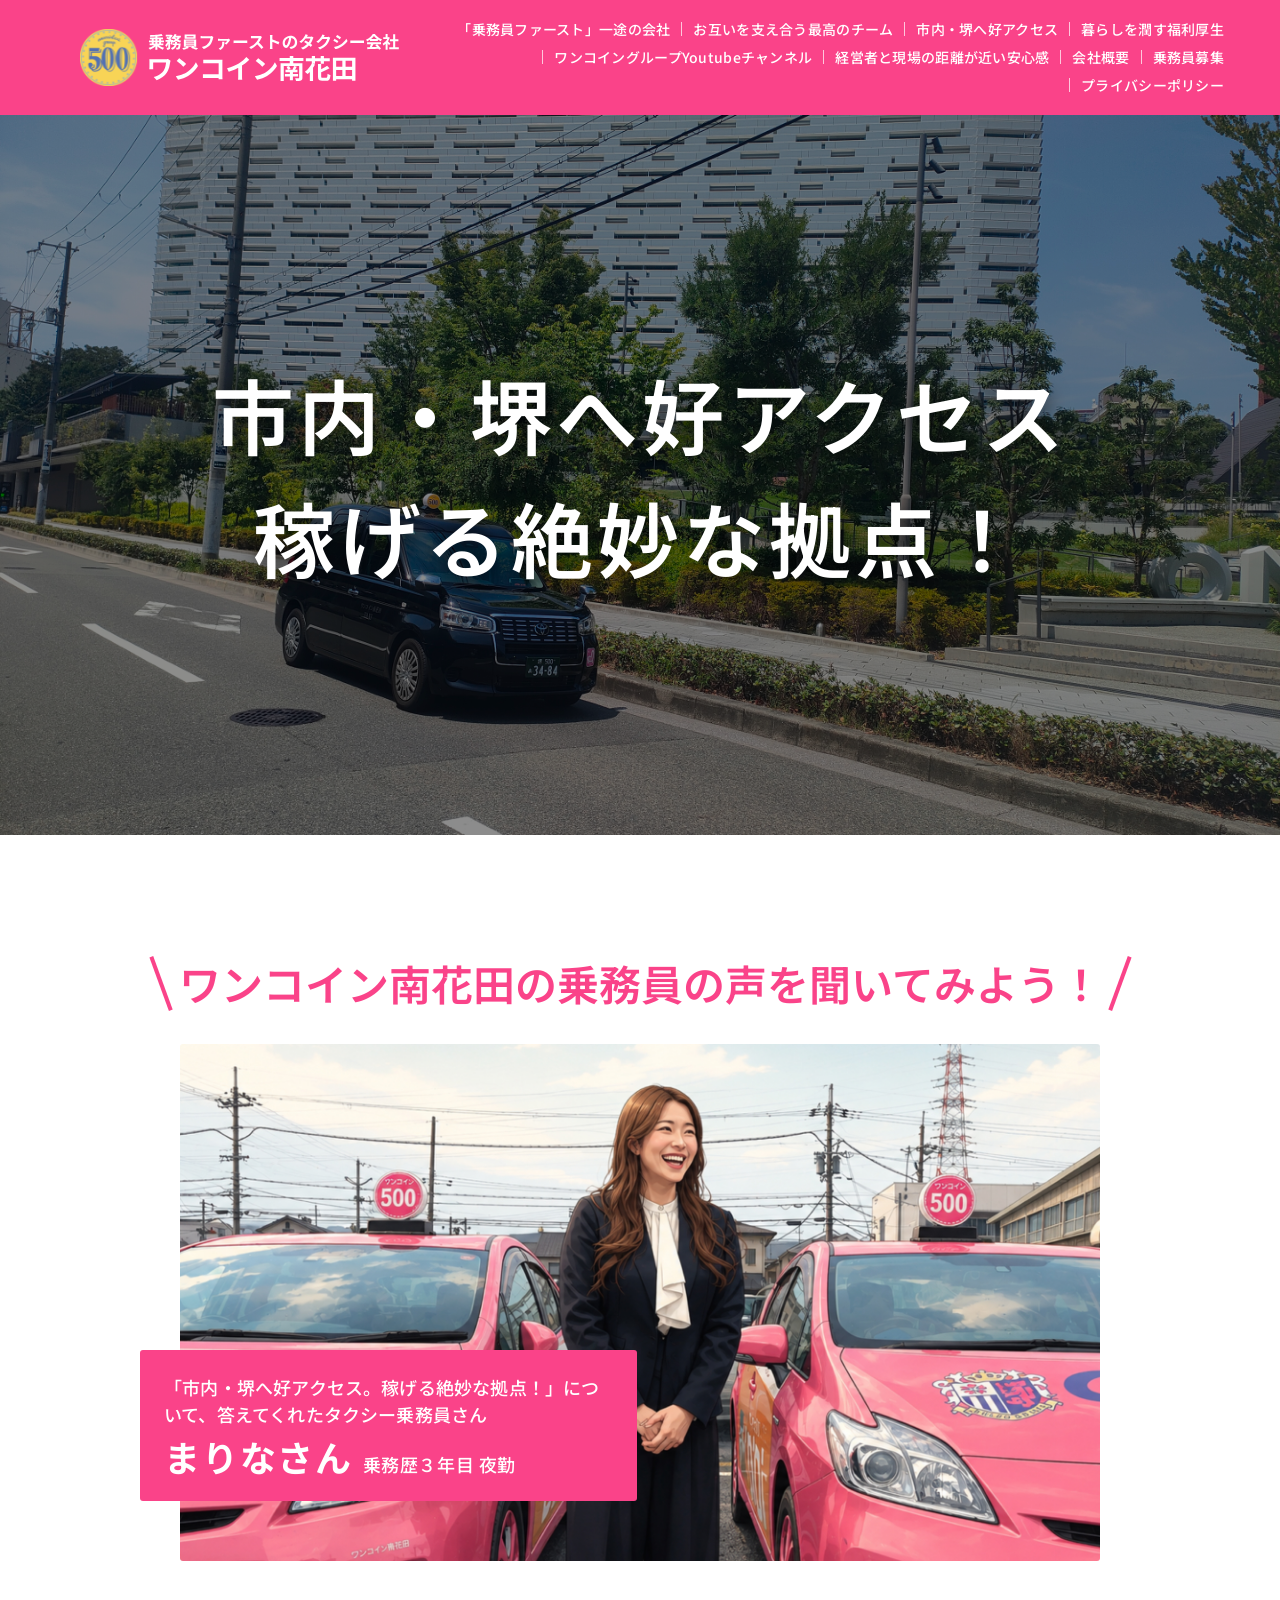
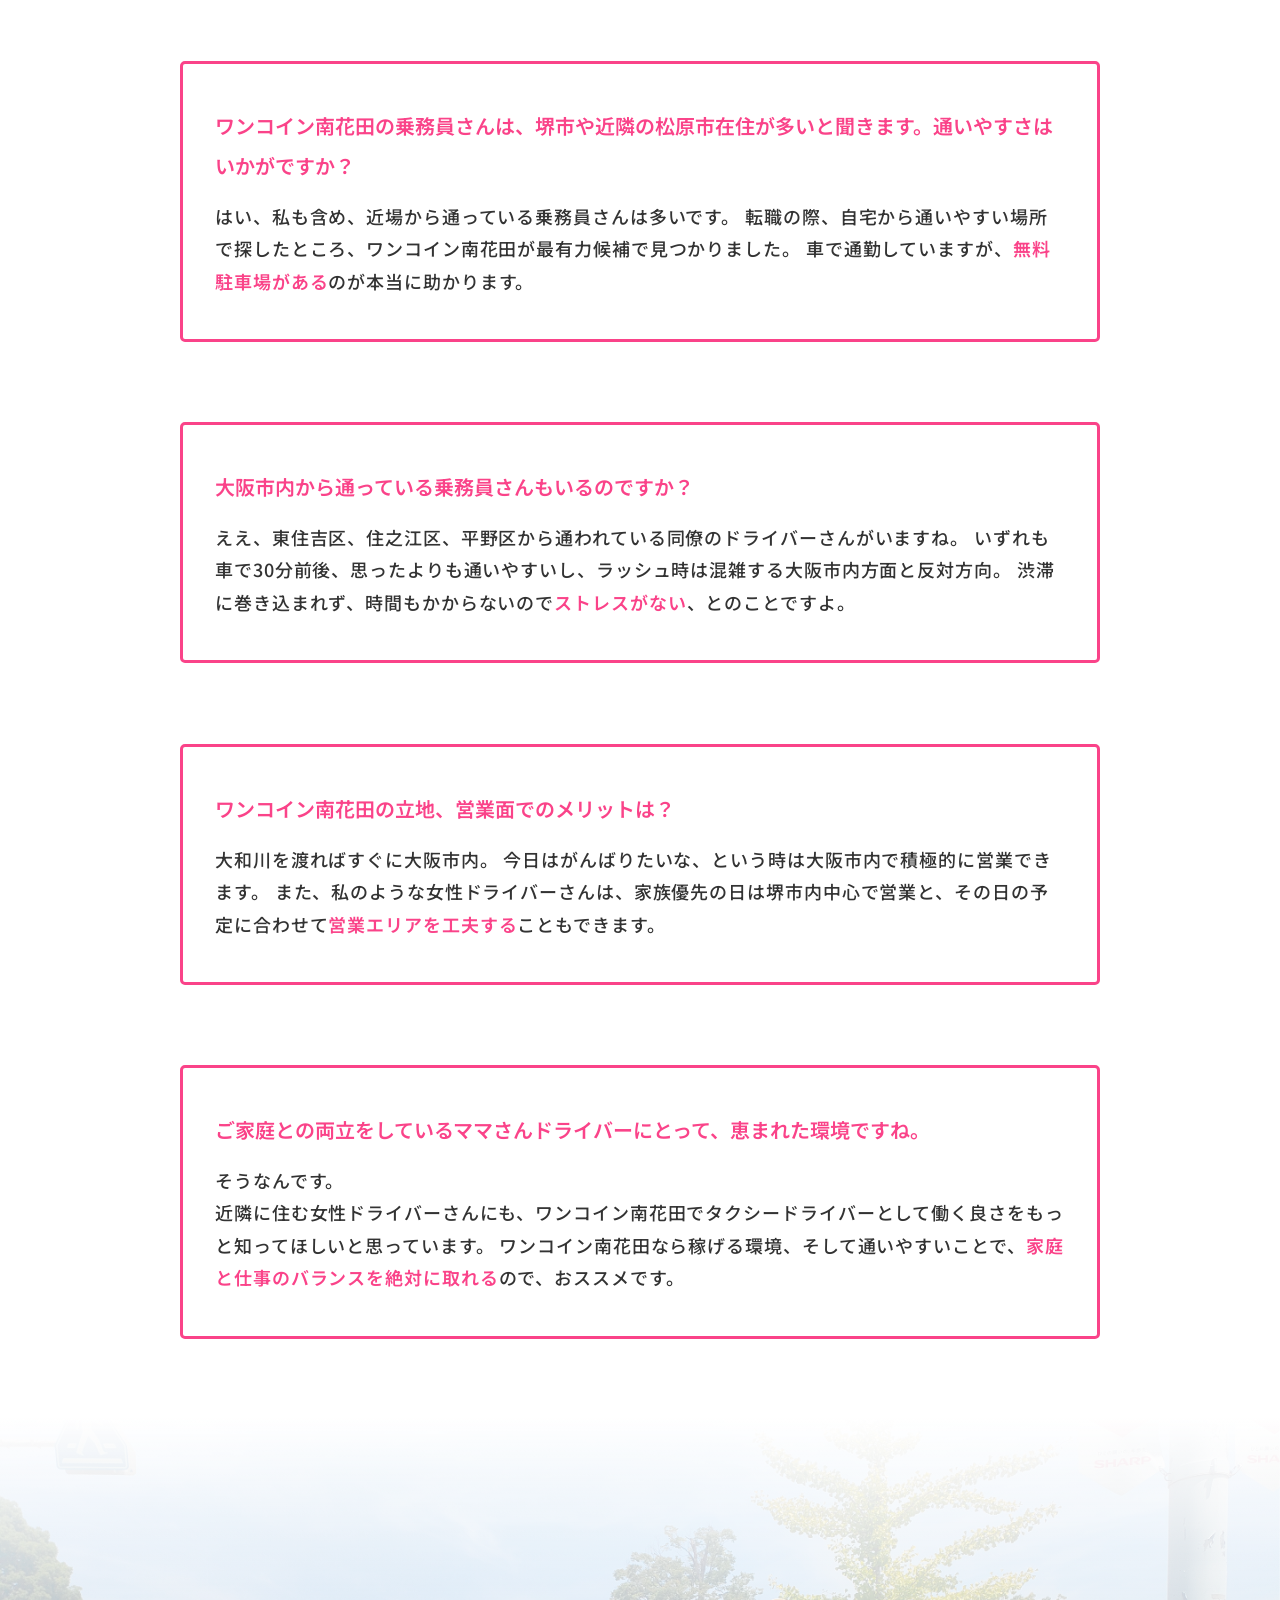
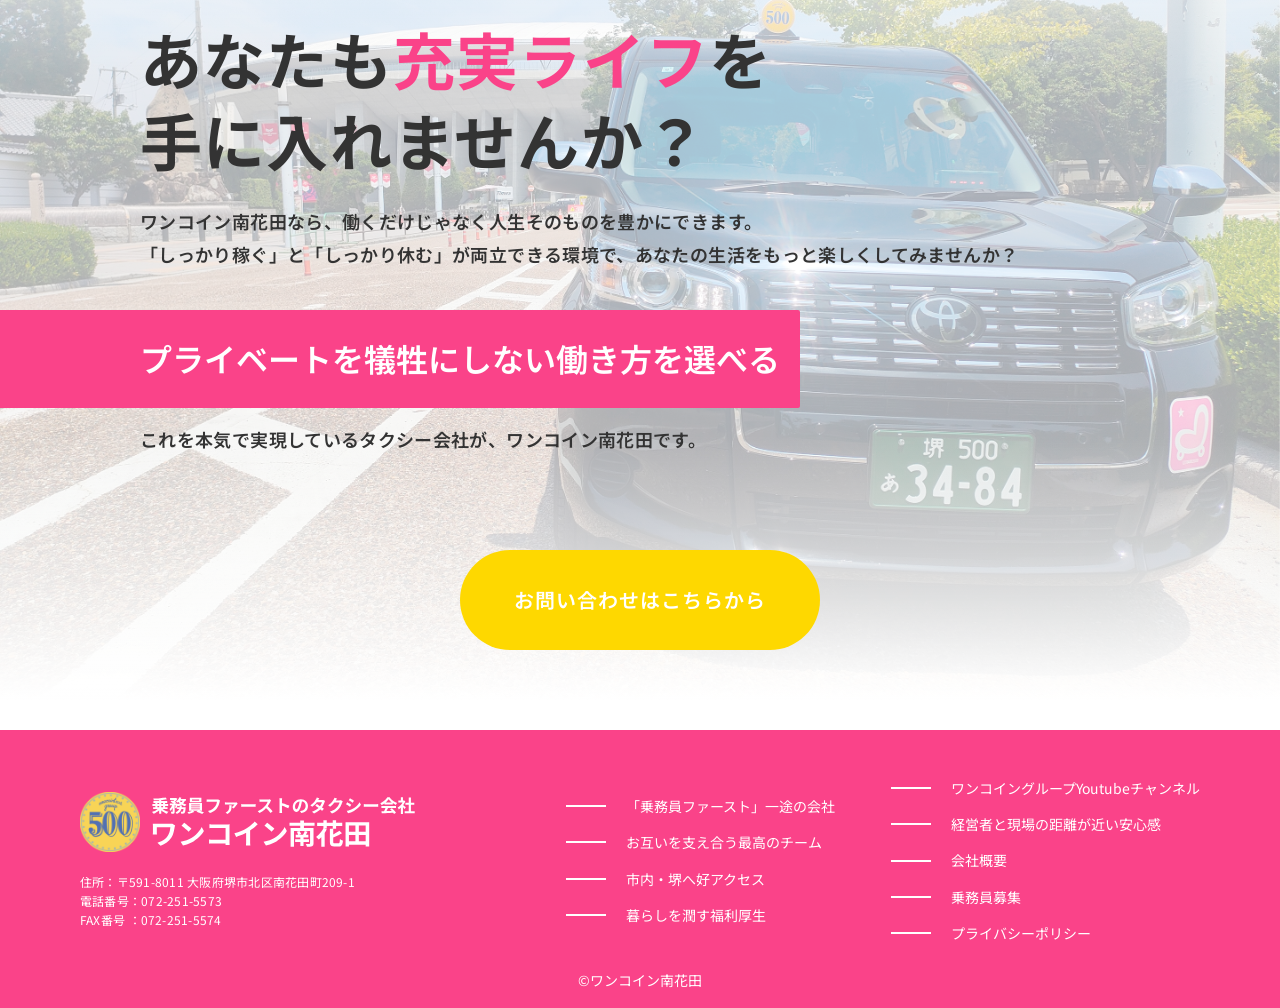
<file: workstyle.html>
<!DOCTYPE html>
<html lang="ja">

<head>
    <!-- Google tag (gtag.js) -->
    <script async src="https://www.googletagmanager.com/gtag/js?id=G-3NLEB6MREJ"></script>
    <script>
        window.dataLayer = window.dataLayer || [];
        function gtag() { dataLayer.push(arguments); }
        gtag('js', new Date());

        gtag('config', 'G-3NLEB6MREJ');
    </script>
    <meta charset="UTF-8">
    <meta name="viewport" content="width=device-width, initial-scale=1.0, viewport-fit=cover">
    <!-- 説明文（SEO） -->
    <meta name="description" content="市内・堺へ好アクセスのワンコイン南花田。乗務員インタビューを通して、通勤のしやすさや無料駐車場、大阪市内・堺市内で営業できる立地の強みを紹介します。">
    <!-- SNS共有用 meta -->
    <meta property="og:site_name" content="ワンコイン南花田株式会社">
    <meta property="og:type" content="website">
    <meta property="og:title" content="市内・堺へ好アクセス。稼げる絶妙な拠点！｜タクシー乗務員の声｜ワンコイン南花田">
    <meta property="og:description" content="通勤しやすく、大阪市内と堺市内の両方で営業しやすいワンコイン南花田。その立地の魅力を乗務員インタビューで紹介します。">
    <meta property="og:url" content="https://s-hanada.com/workstyle.html">
    <meta property="og:image" content="https://s-hanada.com/ogp/index.jpg">
    <meta property="og:image:width" content="1200">
    <meta property="og:image:height" content="630">
    <meta property="og:locale" content="ja_JP">
    <!-- Twitter -->
    <meta name="twitter:card" content="summary_large_image">
    <meta name="twitter:title" content="市内・堺へ好アクセス。稼げる絶妙な拠点！｜タクシー乗務員の声｜ワンコイン南花田">
    <meta name="twitter:description" content="通勤しやすく、大阪市内と堺市内の両方で営業しやすいワンコイン南花田。その立地の魅力を乗務員インタビューで紹介します。">
    <meta name="twitter:image" content="https://s-hanada.com/ogp/index.jpg">
    <!-- アドレスバー -->
    <meta name="theme-color" content="#FA4389">
    <!-- タイトル -->
    <title>市内・堺へ好アクセス。稼げる絶妙な拠点！｜タクシー乗務員の声｜ワンコイン南花田</title>
    <!-- 正規URL -->
    <link rel="canonical" href="https://s-hanada.com/workstyle.html">
    <!-- Googleフォント -->
    <link rel="preconnect" href="https://fonts.googleapis.com">
    <link rel="preconnect" href="https://fonts.gstatic.com" crossorigin>
    <link href="https://fonts.googleapis.com/css2?family=Noto+Sans+JP:wght@100..900&display=swap" rel="stylesheet">
    <!-- favicon -->
    <link rel="icon" href="/favicon.ico" sizes="any">
    <link rel="icon" type="image/png" sizes="32x32" href="/img/icon/favicon-32x32.png">
    <link rel="icon" type="image/png" sizes="16x16" href="/img/icon/favicon-16x16.png">
    <!-- Apple -->
    <link rel="apple-touch-icon" sizes="180x180" href="/img/icon/apple-touch-icon.png">
    <!-- CSS -->
    <link rel="stylesheet" href="css/destyle.min.css">
    <link rel="stylesheet" href="css/common.css">
    <link rel="stylesheet" href="css/menu.css">
    <link rel="stylesheet" href="css/header.css">
    <link rel="stylesheet" href="css/header_pc.css">
    <link rel="stylesheet" href="css/footer.css">
    <link rel="stylesheet" href="css/footer_pc.css">
    <link rel="stylesheet" href="css/workstyle_bg.css">
    <link rel="stylesheet" href="css/interview.css">
    <link rel="stylesheet" href="css/interview_pc.css">
</head>

<body>
    <header>
        <div id="header-top">
            <a href="index.html" class="header__brand">
                <img src="img/1coin_minamihanada_logo.svg" alt="ワンコイン南花田株式会社">
            </a>
            <div class="openbtn"><span></span><span></span><span></span></div>
            <nav id="g-nav" aria-label="グローバルナビゲーション">
                <div id="g-nav-list">
                    <ul>
                        <li><a href="crewfirst.html">「乗務員ファースト」一途の会社</a></li>
                        <li><a href="strength.html">お互いを支え合う最高のチーム</a></li>
                        <li><a href="workstyle.html">市内・堺へ好アクセス</a></li>
                        <li><a href="media.html">暮らしを潤す福利厚生</a></li>
                        <li><a href="https://www.youtube.com/@onecointaxi500">ワンコイングループYoutubeチャンネル</a></li>
                        <li><a href="index.html#close">経営者と現場の距離が近い安心感</a></li>
                        <li><a href="index.html#company">会社概要</a></li>
                        <li><a class="js-contact-btn" href="https://1cointaxi.com/contact/">乗務員募集</a></li>
                        <li class="sp"><a href="https://1cointaxi.com/privacy/">プライバシーポリシー</a></li>
                    </ul>
                </div>
            </nav>
        </div>
    </header>
    <main>
        <div class="hero">
            <h1>市内・堺へ好アクセス<br>稼げる絶妙な拠点！</h1>
        </div>
        <section class="voice">
            <div class="voice_inner js-reveal-title">
                <h2 class="voice_title">ワンコイン南花田の乗務員の声を聞いてみよう！</h2>
            </div>

            <div class="voice_card js-reveal-card">
                <div class="voice_image">
                    <img src="img/interview/voice_workstyle.jpg" alt="ワンコイン南花田で働くタクシー乗務員のインタビュー写真">
                    <div class="voice_profile">
                        <p class="voice_profile_lead">「市内・堺へ好アクセス。稼げる絶妙な拠点！」について、答えてくれたタクシー乗務員さん</p>
                        <p class="voice_profile_name">
                            <strong>まりなさん</strong>
                            <span>乗務歴３年目 夜勤</span>
                        </p>
                    </div>
                </div>
            </div>
        </section>

        <section class="voice_qa js-stagger">
            <article class="voice_qa_item">
                <h3 class="voice_qa_question">
                    ワンコイン南花田の乗務員さんは、堺市や近隣の松原市在住が多いと聞きます。通いやすさはいかがですか？
                </h3>
                <p>
                    はい、私も含め、近場から通っている乗務員さんは多いです。
                    転職の際、自宅から通いやすい場所で探したところ、ワンコイン南花田が最有力候補で見つかりました。
                    車で通勤していますが、<span>無料駐車場がある</span>のが本当に助かります。
                </p>
            </article>

            <article class="voice_qa_item">
                <h3 class="voice_qa_question">
                    大阪市内から通っている乗務員さんもいるのですか？
                </h3>
                <p>
                    ええ、東住吉区、住之江区、平野区から通われている同僚のドライバーさんがいますね。
                    いずれも車で30分前後、思ったよりも通いやすいし、ラッシュ時は混雑する大阪市内方面と反対方向。
                    渋滞に巻き込まれず、時間もかからないので<span>ストレスがない</span>、とのことですよ。
                </p>
            </article>

            <article class="voice_qa_item">
                <h3 class="voice_qa_question">
                    ワンコイン南花田の立地、営業面でのメリットは？
                </h3>
                <p>
                    大和川を渡ればすぐに大阪市内。
                    今日はがんばりたいな、という時は大阪市内で積極的に営業できます。
                    また、私のような女性ドライバーさんは、家族優先の日は堺市内中心で営業と、その日の予定に合わせて<span>営業エリアを工夫する</span>こともできます。
                </p>
            </article>

            <article class="voice_qa_item">
                <h3 class="voice_qa_question">
                    ご家庭との両立をしているママさんドライバーにとって、恵まれた環境ですね。
                </h3>
                <p>
                    そうなんです。<br>
                    近隣に住む女性ドライバーさんにも、ワンコイン南花田でタクシードライバーとして働く良さをもっと知ってほしいと思っています。
                    ワンコイン南花田なら稼げる環境、そして通いやすいことで、<span>家庭と仕事のバランスを絶対に取れる</span>ので、おススメです。
                </p>
            </article>
        </section>
        <section class="cta js-cta">
            <div class="cta_inner">
                <h2 class="cta_kicker js-cta-kicker">
                    あなたも<span>充実ライフ</span>を<br>
                    手に入れませんか？
                </h2>

                <p class="cta_text js-cta-text">
                    ワンコイン南花田なら、働くだけじゃなく人生そのものを豊かにできます。<br>
                    「しっかり稼ぐ」と「しっかり休む」が両立できる環境で、あなたの生活をもっと楽しくしてみませんか？
                </p>

                <p class="cta_bar js-cta-bar">
                    <span>プライベートを犠牲にしない働き方を選べる</span>
                </p>

                <p class="cta_note js-cta-note">
                    これを本気で実現しているタクシー会社が、ワンコイン南花田です。
                </p>
                <div class="cta_btn-wrap js-cta-btn">
                    <a class="btn btn--primary js-contact-btn" href="https://1cointaxi.com/contact/">お問い合わせはこちらから</a>
                </div>
            </div>
        </section>
    </main>
    <footer class="footer">
        <div class="footer_inner">
            <div class="footer_left">
                <div class="footer__info">
                    <a href="index.html" class="footer__brand">
                        <img src="img/1coin_minamihanada_logo.svg" alt="ワンコイン南花田株式会社">
                    </a>
                    <div class="footer__contact">
                        <p>
                            住所：〒591-8011 大阪府堺市北区南花田町209-1
                        </p>
                        <p>電話番号<span>：072-251-5573</span></p>
                        <p>FAX番号<span>：072-251-5574</span></p>
                    </div>
                </div>
                <!-- <div class="footer-lost-item">
                    <p class="footer-lost-item__title">
                        お忘れ物のお問い合わせ
                    </p>
                    <p class="footer-lost-item__text">
                        車内でのお忘れ物については、<br>
                        下記よりお問い合わせください。
                    </p>
                    <a href="https://lin.ee/v2FwFp0" class="footer-lost-item__btn js-lost-item-line" target="_blank"
                        rel="noopener noreferrer">
                        お忘れ物お問い合わせ
                    </a>
                </div> -->
            </div>
            <nav class="footer_nav" aria-label="フッターナビゲーション">
                <ul class="footer_list_1">
                    <li><a href="crewfirst.html">「乗務員ファースト」一途の会社</a></li>
                    <li><a href="strength.html">お互いを支え合う最高のチーム</a></li>
                    <li><a href="workstyle.html">市内・堺へ好アクセス</a></li>
                    <li><a href="media.html">暮らしを潤す福利厚生</a></li>
                </ul>
                <ul class="footer_list_2">
                    <li><a href="https://www.youtube.com/@onecointaxi500">ワンコイングループYoutubeチャンネル</a></li>
                    <li><a href="index.html#close">経営者と現場の距離が近い安心感</a></li>
                    <li><a href="index.html#company">会社概要</a></li>
                    <li><a class="js-contact-btn" href="https://1cointaxi.com/contact/">乗務員募集</a></li>
                    <li><a href="https://1cointaxi.com/privacy/">プライバシーポリシー</a></li>
                </ul>
            </nav>
        </div>
        <p class="footer_bottom">©ワンコイン南花田</p>
    </footer>
    <!-- jQuery -->
    <script src="https://code.jquery.com/jquery-3.7.1.min.js" crossorigin="anonymous"></script>
    <!-- カスタムjs -->
    <script src="js/common.js"></script>
    <script src="js/event.js"></script>
</body>

</html>
</file>
<file: css/common.css>
html,body{scroll-behavior:smooth;font-size:62.5%;font-family:"Noto Sans JP",sans-serif;overflow-x:clip}:root{--header-h: 80px}body{padding-top:var(--header-h)}img{width:100%;max-width:100%;height:auto}.visuallyhidden{position:absolute;clip:rect(1px, 1px, 1px, 1px);-webkit-clip-path:inset(0px 0px 99.9% 99.9%);clip-path:inset(0px 0px 99.9% 99.9%);overflow:hidden;height:1px;width:1px;padding:0;border:0}
</file>
<file: css/menu.css>
html,body{scroll-behavior:smooth;font-size:62.5%;font-family:"Noto Sans JP",sans-serif;overflow-x:clip}:root{--header-h: 80px}body{padding-top:var(--header-h)}img{width:100%;max-width:100%;height:auto}.visuallyhidden{position:absolute;clip:rect(1px, 1px, 1px, 1px);-webkit-clip-path:inset(0px 0px 99.9% 99.9%);clip-path:inset(0px 0px 99.9% 99.9%);overflow:hidden;height:1px;width:1px;padding:0;border:0}@media(max-width: 767px){#g-nav{position:fixed;z-index:2000;top:0;right:0;width:100%;height:100vh;background:#fa4389;transform:translateX(120%);transition:transform .6s ease;overflow-x:hidden}#g-nav.panelactive{transform:translateX(0)}#g-nav.panelactive #g-nav-list{position:fixed;z-index:999;width:100%;height:100vh;overflow:auto;-webkit-overflow-scrolling:touch}#g-nav ul{width:100%;position:absolute;z-index:999;top:50%;left:50%;transform:translate(-50%, -50%)}#g-nav li{list-style:none;text-align:left}#g-nav li a{color:#fff;text-decoration:none;padding:24px;display:block;letter-spacing:.1em;font-weight:600;font-size:16px;white-space:normal;overflow-wrap:anywhere;word-break:break-word}.openbtn{position:fixed;z-index:9999;right:10px;cursor:pointer;width:50px;height:50px}.openbtn span{display:inline-block;transition:all .4s;position:absolute;left:12px;height:2px;background-color:#fff;width:60%}.openbtn span:nth-of-type(1){top:15px}.openbtn span:nth-of-type(2){top:25px}.openbtn span:nth-of-type(3){top:35px}.openbtn.active span:nth-of-type(1){top:18px;left:12px;transform:translateY(6px) rotate(-45deg);width:60%}.openbtn.active span:nth-of-type(2){opacity:0}.openbtn.active span:nth-of-type(3){top:30px;left:12px;transform:translateY(-6px) rotate(45deg);width:60%}}
</file>
<file: css/header.css>
html,body{scroll-behavior:smooth;font-size:62.5%;font-family:"Noto Sans JP",sans-serif;overflow-x:clip}:root{--header-h: 80px}body{padding-top:var(--header-h)}img{width:100%;max-width:100%;height:auto}.visuallyhidden{position:absolute;clip:rect(1px, 1px, 1px, 1px);-webkit-clip-path:inset(0px 0px 99.9% 99.9%);clip-path:inset(0px 0px 99.9% 99.9%);overflow:hidden;height:1px;width:1px;padding:0;border:0}header{position:fixed;inset:0 0 auto 0;z-index:1000;background:#fa4389}header::before{content:none}header #header-top{position:relative;z-index:1;display:flex;align-items:center;justify-content:space-between;padding:10px 12px;opacity:1;transform:none;animation:none}header .header__brand{display:flex;align-items:center;text-decoration:none}header .header__brand img{max-width:240px;height:auto}.pc{display:none}.sp{display:block}
</file>
<file: css/header_pc.css>
html,body{scroll-behavior:smooth;font-size:62.5%;font-family:"Noto Sans JP",sans-serif;overflow-x:clip}:root{--header-h: 80px}body{padding-top:var(--header-h)}img{width:100%;max-width:100%;height:auto}.visuallyhidden{position:absolute;clip:rect(1px, 1px, 1px, 1px);-webkit-clip-path:inset(0px 0px 99.9% 99.9%);clip-path:inset(0px 0px 99.9% 99.9%);overflow:hidden;height:1px;width:1px;padding:0;border:0}@media(min-width: 768px){header{position:fixed;inset:0 0 auto 0;z-index:1000;background:rgba(0,0,0,0);overflow:hidden}header::before{content:"";position:absolute;inset:0;background:#fa4389;transform:scaleX(0);transform-origin:left;animation:header-wipe .8s cubic-bezier(0.22, 1, 0.36, 1) forwards;z-index:0}header #header-top{position:relative;z-index:1;max-width:1440px;margin:0 auto;padding:20px 80px;display:flex;align-items:center;gap:24px;opacity:0;transform:translateY(-10px);animation:header-items .55s ease-out forwards;animation-delay:.35s}header .header__brand{flex:1 0 30%;display:block;transition:opacity .3s ease}header .header__brand img{max-width:320px;width:100%;height:auto}header .header__brand:hover{opacity:.5}header .openbtn{display:none}header #g-nav{flex:1 0 70%;position:static;width:auto;height:auto;inset:auto;transform:none;background:rgba(0,0,0,0);transition:none;z-index:auto}header #g-nav.panelactive{right:auto}header #g-nav.panelactive #g-nav-list{position:static;width:auto;height:auto;overflow:visible}header #g-nav-list{width:100%}header #g-nav-list ul{position:static;display:flex;justify-content:flex-end;flex-wrap:wrap;gap:10px 0;max-width:920px;margin-left:auto}header #g-nav li{display:flex;align-items:center;text-align:left}header #g-nav li+li::before{content:"";display:block;flex-shrink:0;width:1px;height:14px;margin:0 11px;background:hsla(0,0%,100%,.7)}header #g-nav li a{display:inline-block;padding:0;color:#fff;font-weight:500;font-size:14px;line-height:1.3;letter-spacing:.02em;white-space:nowrap;transition:opacity .4s ease,transform .4s ease}header #g-nav li a:hover{opacity:.7;transform:translateY(-2px)}@keyframes header-wipe{to{transform:scaleX(1)}}@keyframes header-items{to{opacity:1;transform:translateY(0)}}.pc{display:block}.sp{display:none}}
</file>
<file: css/footer.css>
html,body{scroll-behavior:smooth;font-size:62.5%;font-family:"Noto Sans JP",sans-serif;overflow-x:clip}:root{--header-h: 80px}body{padding-top:var(--header-h)}img{width:100%;max-width:100%;height:auto}.visuallyhidden{position:absolute;clip:rect(1px, 1px, 1px, 1px);-webkit-clip-path:inset(0px 0px 99.9% 99.9%);clip-path:inset(0px 0px 99.9% 99.9%);overflow:hidden;height:1px;width:1px;padding:0;border:0}.footer{background:#fa4389;color:#fff;padding-top:4rem}.footer .footer_inner{margin:0 auto;padding:0 40px}.footer .footer_inner .footer_left .footer__info{margin-bottom:24px}.footer .footer_inner .footer_left .footer__brand{display:block;margin-bottom:10px}.footer .footer_inner .footer_left .footer__brand img{display:block;width:100%;height:auto}.footer .footer_inner .footer_left .footer__contact{font-size:12px;line-height:1.5;letter-spacing:.02em}.footer .footer_inner .footer_left .footer__contact a{color:#fff}.footer .footer_inner .footer_left .footer__contact p:nth-child(3) span{display:inline-block;margin-left:3.3px}.footer .footer_inner .footer-lost-item{padding:20px 16px;border-radius:12px;background:#fff;color:#333;text-align:center}.footer .footer_inner .footer-lost-item__title{margin-bottom:8px;color:#fa4389;font-size:16px;font-weight:700;letter-spacing:.04em}.footer .footer_inner .footer-lost-item__text{margin-bottom:16px;font-size:12px;font-weight:600;line-height:1.7;letter-spacing:.03em}.footer .footer_inner .footer-lost-item__btn{display:inline-flex;align-items:center;justify-content:center;width:100%;max-width:320px;min-height:56px;padding:12px 20px;border-radius:999px;background:#fed800;color:#fff;font-size:14px;font-weight:700;letter-spacing:.04em;text-decoration:none}.footer .footer_inner .footer_nav{display:none}.footer .footer_bottom{padding:2rem 0;font-size:12px;text-align:center}
</file>
<file: css/footer_pc.css>
html,body{scroll-behavior:smooth;font-size:62.5%;font-family:"Noto Sans JP",sans-serif;overflow-x:clip}:root{--header-h: 80px}body{padding-top:var(--header-h)}img{width:100%;max-width:100%;height:auto}.visuallyhidden{position:absolute;clip:rect(1px, 1px, 1px, 1px);-webkit-clip-path:inset(0px 0px 99.9% 99.9%);clip-path:inset(0px 0px 99.9% 99.9%);overflow:hidden;height:1px;width:1px;padding:0;border:0}@media(min-width: 768px){.footer{padding-top:40px}.footer .footer_inner{padding:0 80px;max-width:1440px;margin:0 auto;display:flex;align-items:center;justify-content:space-between;gap:48px}.footer .footer_inner .footer_left{flex:0 1 30%;display:flex;align-items:center;gap:32px}.footer .footer_inner .footer_left .footer__info{margin-bottom:0}.footer .footer_inner .footer_left .footer__brand{margin-bottom:20px;display:flex;align-items:center;gap:8px;transition:opacity .3s ease}.footer .footer_inner .footer_left .footer__brand img{width:100%;height:auto}.footer .footer_inner .footer_left .footer__brand:hover{opacity:.5}.footer .footer_inner .footer_left .footer__contact{font-size:12px;line-height:1.6}.footer .footer_inner .footer_nav{max-width:700px;display:flex;align-items:center;justify-content:flex-end;flex:0 1 70%}.footer .footer_inner .footer_list_1 li,.footer .footer_inner .footer_list_2 li{width:100%}.footer .footer_inner .footer_list_1 li a,.footer .footer_inner .footer_list_2 li a{display:block;position:relative;padding-left:60px;color:#fff;font-size:14px;line-height:2.6;white-space:nowrap;transition:opacity .3s ease}.footer .footer_inner .footer_list_1 li a::before,.footer .footer_inner .footer_list_2 li a::before{display:block;content:"";position:absolute;left:0;top:50%;width:40px;height:2px;background:#fff;transform:translateY(-50%);transition:transform .35s ease}.footer .footer_inner .footer_list_1 li a:hover,.footer .footer_inner .footer_list_2 li a:hover{opacity:.6}.footer .footer_inner .footer_list_1 li a:hover::before,.footer .footer_inner .footer_list_2 li a:hover::before{transform:translate(6px, -50%);opacity:.6}.footer .footer_inner .footer_list_1{margin-right:8%}.footer .footer_bottom{font-size:14px}}
</file>
<file: css/crew_bg.css>
.hero::after{background:url("../img/interview/crew_top.jpg") center/cover no-repeat}.cta::before{background:url("../img/interview/cta_bg.jpg") center/cover no-repeat}
</file>
<file: css/interview.css>
html,body{scroll-behavior:smooth;font-size:62.5%;font-family:"Noto Sans JP",sans-serif;overflow-x:clip}:root{--header-h: 80px}body{padding-top:var(--header-h)}img{width:100%;max-width:100%;height:auto}.visuallyhidden{position:absolute;clip:rect(1px, 1px, 1px, 1px);-webkit-clip-path:inset(0px 0px 99.9% 99.9%);clip-path:inset(0px 0px 99.9% 99.9%);overflow:hidden;height:1px;width:1px;padding:0;border:0}.btn{display:inline-flex;align-items:center;justify-content:center;width:min(70vw,360px);height:72px;padding:0 32px;font-weight:600;font-size:1.6rem;letter-spacing:.03em;border-radius:999px;text-decoration:none;cursor:pointer}.btn--primary{background:#fed800;color:#fff}.hero{margin-bottom:5rem;position:relative;height:35vh;min-height:220px;overflow:hidden;display:flex;align-items:center;justify-content:center;text-align:center}.hero::after{content:"";position:absolute;inset:0;transform:scale(1.08);animation:hero-bg 6s ease-out forwards;z-index:0}.hero::before{content:"";position:absolute;inset:0;background:rgba(0,0,0,.45);z-index:1}.hero h1{position:relative;z-index:2;padding:0 12px;color:#fff;font-weight:600;font-size:32px;line-height:1.3;letter-spacing:.05em;text-shadow:0 4px 20px rgba(0,0,0,.6);opacity:0;transform:translateY(10px);animation:hero-title 1.8s cubic-bezier(0.22, 1, 0.36, 1) forwards;animation-delay:.6s}@keyframes hero-bg{to{transform:scale(1)}}@keyframes hero-title{to{opacity:1;transform:translateY(0)}}@keyframes heroFadeZoom{0%{opacity:0;transform:scale(1.05)}100%{opacity:1;transform:scale(1)}}.voice .voice_inner{margin-bottom:3.2rem;text-align:center}.voice .voice_inner .voice_title{position:relative;display:inline-flex;align-items:center;color:#fa4389;font-weight:600;font-size:16px;line-height:1.35;white-space:nowrap}.voice .voice_inner .voice_title::before,.voice .voice_inner .voice_title::after{content:"";position:absolute;top:0;width:2px;height:100%;background:#fa4389}.voice .voice_inner .voice_title::before{left:-6px;transform:rotate(-20deg)}.voice .voice_inner .voice_title::after{right:-6px;transform:rotate(20deg)}.voice .voice_card{margin-bottom:12rem;padding:0 2rem}.voice .voice_card .voice_image{position:relative}.voice .voice_card .voice_image img{width:100%;display:block;border-radius:3px}.voice .voice_card .voice_image .voice_profile{width:95%;position:absolute;left:-8px;bottom:-60px;padding:16px;background:#fa4389;color:#fff;letter-spacing:.03em;border-radius:3px}.voice .voice_card .voice_image .voice_profile_lead{font-size:14px;font-weight:500;line-height:1.5;margin-bottom:.8rem}.voice .voice_card .voice_image .voice_profile_name{font-size:18px;font-weight:500;letter-spacing:.05em}.voice .voice_card .voice_image .voice_profile_name span{font-size:14px;font-weight:500;letter-spacing:.03em}.js-reveal-title{opacity:0;transform:translateY(30px);transition:opacity 1s ease-out,transform 1s cubic-bezier(0.25, 1, 0.5, 1)}.js-reveal-title.is-show{opacity:1;transform:translateY(0)}.js-reveal-card{opacity:0;transform:translateY(18px);transition:opacity .9s ease,transform .9s ease}.js-reveal-card.is-show{opacity:1;transform:translateY(0)}.js-reveal-card.is-show .voice_profile{opacity:1;transform:translateX(0)}.js-reveal-card .voice_profile{opacity:0;transform:translateX(-12px);transition:opacity .7s ease .45s,transform .7s ease .45s}.voice_qa{padding:0 1.4rem}.voice_qa .voice_qa_item{margin-bottom:6rem;padding:20px 18px;border:2px solid #fa4389;border-radius:3px}.voice_qa .voice_qa_item .voice_qa_question{margin-bottom:1.4rem;font-size:16px;font-weight:600;line-height:1.6;color:#fa4389}.voice_qa .voice_qa_item p{font-size:14px;font-weight:500;line-height:1.8;letter-spacing:.03em;color:#333}.voice_qa .voice_qa_item p span{color:#fa4389;font-weight:600}.js-stagger .voice_qa_item{opacity:0;transform:translateY(18px);transition:opacity .3s ease,transform .3s ease;will-change:opacity,transform}.js-stagger .voice_qa_item.is-show{opacity:1;transform:translateY(0)}.cta{position:relative;margin:3rem 0;width:100%;padding:16rem 0 3rem 0;overflow:hidden}.cta::before{content:"";position:absolute;inset:0;opacity:0;transform:scale(1.03);z-index:0;pointer-events:none}.cta::after{content:"";position:absolute;inset:0;background:linear-gradient(rgba(255, 255, 255, 0.65), rgba(255, 255, 255, 0.65)),linear-gradient(to bottom, rgb(255, 255, 255) 0%, rgba(255, 255, 255, 0) 30%, rgba(255, 255, 255, 0) 70%, rgb(255, 255, 255) 100%);z-index:1;pointer-events:none}.cta .cta_inner{position:relative;z-index:2}.cta .cta_inner .cta_kicker{margin-bottom:1.4rem;font-size:22px;font-weight:700;line-height:1.5;letter-spacing:.02em;color:#333}.cta .cta_inner .cta_kicker span{color:#fa4389}.cta .cta_inner .cta_text{font-size:14px;font-weight:600;line-height:1.8;letter-spacing:.02em;color:#333;margin-bottom:2.2rem}.cta .cta_inner .cta_bar{margin-bottom:2rem;display:inline-block;background:rgba(0,0,0,0);border-radius:0 2px 2px 0;font-weight:600;font-size:14px;line-height:1.8}.cta .cta_inner .cta_note{margin-bottom:4rem;font-size:14px;font-weight:600;letter-spacing:.02em;color:#333}.cta .cta_inner .cta_kicker,.cta .cta_inner .cta_text,.cta .cta_inner .cta_note{padding:0 16px}.cta .cta_inner .cta_btn-wrap{display:flex;justify-content:center}.cta .js-cta-kicker,.cta .js-cta-text,.cta .js-cta-note,.cta .js-cta-btn{opacity:0;transform:translateY(18px)}.cta .js-cta-bar{position:relative;display:inline-block;padding:16px 16px;overflow:hidden;border-radius:0 2px 2px 0}.cta .js-cta-bar span{position:relative;z-index:2;opacity:0;transform:translateY(6px);display:inline-block;color:#fff;white-space:nowrap}.cta .js-cta-bar::before{content:"";position:absolute;inset:0;background:#fa4389;transform:scaleX(0);transform-origin:left;z-index:1}.cta.is-show::before{animation:ctaBgFade .9s ease-out forwards}.cta.is-show .js-cta-kicker{animation:ctaFadeUp .7s cubic-bezier(0.22, 1, 0.36, 1) forwards;animation-delay:.9s}.cta.is-show .js-cta-text{animation:ctaFadeUp .7s cubic-bezier(0.22, 1, 0.36, 1) forwards;animation-delay:1.15s}.cta.is-show .js-cta-bar::before{animation:ctaBarWipe .7s cubic-bezier(0.22, 1, 0.36, 1) forwards;animation-delay:1.45s}.cta.is-show .js-cta-bar span{animation:ctaFadeUp .55s cubic-bezier(0.22, 1, 0.36, 1) forwards;animation-delay:1.65s}.cta.is-show .js-cta-note{animation:ctaFadeUp .7s cubic-bezier(0.22, 1, 0.36, 1) forwards;animation-delay:1.95s}.cta.is-show .js-cta-btn{animation:ctaFadeUp .7s cubic-bezier(0.22, 1, 0.36, 1) forwards;animation-delay:2.2s}@keyframes ctaBgFade{from{opacity:0;transform:scale(1.03)}to{opacity:1;transform:scale(1)}}@keyframes ctaFadeUp{from{opacity:0;transform:translateY(18px)}to{opacity:1;transform:translateY(0)}}@keyframes ctaBarWipe{to{transform:scaleX(1)}}
</file>
<file: css/interview_pc.css>
html,body{scroll-behavior:smooth;font-size:62.5%;font-family:"Noto Sans JP",sans-serif;overflow-x:clip}:root{--header-h: 80px}body{padding-top:var(--header-h)}img{width:100%;max-width:100%;height:auto}.visuallyhidden{position:absolute;clip:rect(1px, 1px, 1px, 1px);-webkit-clip-path:inset(0px 0px 99.9% 99.9%);clip-path:inset(0px 0px 99.9% 99.9%);overflow:hidden;height:1px;width:1px;padding:0;border:0}@media(min-width: 768px){.btn{display:inline-flex;align-items:center;justify-content:center;width:min(55vw,360px);height:100px;padding:0 32px;font-weight:600;font-size:2rem;letter-spacing:.05em;border-radius:999px;text-decoration:none;cursor:pointer;transition:background-color .5s ease,transform .5s ease}.btn:hover{transform:translateY(-3px)}.hero{margin-bottom:12rem;height:80vh}.hero h1{font-size:82px;line-height:1.5}.voice .voice_inner .voice_title{font-size:42px}.voice .voice_inner .voice_title::before,.voice .voice_inner .voice_title::after{width:4px}.voice .voice_inner .voice_title::before{left:-20px}.voice .voice_inner .voice_title::after{right:-20px}.voice .voice_card{margin-bottom:10rem;padding:0 18rem}.voice .voice_card .voice_image img{width:100%;display:block;border-radius:3px}.voice .voice_card .voice_image .voice_profile{width:54%;left:-40px;bottom:60px;padding:24px}.voice .voice_card .voice_image .voice_profile_lead{font-size:18px}.voice .voice_card .voice_image .voice_profile_name{font-size:36px}.voice .voice_card .voice_image .voice_profile_name span{font-size:18px}.voice_qa{padding:0 18rem}.voice_qa .voice_qa_item{margin-bottom:8rem;padding:42px 32px;border:3px solid #fa4389;border-radius:5px}.voice_qa .voice_qa_item .voice_qa_question{margin-bottom:1.4rem;font-size:20px;font-weight:600;line-height:2}.voice_qa .voice_qa_item p{font-size:18px;font-weight:500;line-height:1.8;letter-spacing:.05em}.voice_qa .voice_qa_item p span{font-weight:600}.cta{position:relative;margin:3rem 0;width:100%;padding:20rem 0 5rem 0}.cta .cta_inner .cta_kicker{margin-bottom:2.6rem;font-size:62px;font-weight:700;line-height:1.3;letter-spacing:.02em;color:#333}.cta .cta_inner .cta_kicker span{color:#fa4389}.cta .cta_inner .cta_text{font-size:18px;font-weight:600;line-height:1.8;letter-spacing:.02em;color:#333;margin-bottom:4rem}.cta .cta_inner .cta_bar{margin-bottom:2rem;display:inline-block;background:rgba(0,0,0,0);border-radius:0 2px 2px 0;font-weight:600;font-size:32px;color:#fff;padding:0}.cta .cta_inner .js-cta-bar{padding:20px 20px 20px 14rem;border-radius:0 2px 2px 0}.cta .cta_inner .cta_note{margin-bottom:10rem;font-size:18px;font-weight:600;letter-spacing:.02em;color:#333}.cta .cta_inner .cta_kicker,.cta .cta_inner .cta_text,.cta .cta_inner .cta_note{padding:0 14rem}}
</file>
<file: css/media_bg.css>
.hero::after{background:url("../img/interview/media_top.jpg") center/cover no-repeat}.cta::before{background:url("../img/interview/cta_bg.jpg") center/cover no-repeat}
</file>
<file: css/strength_bg.css>
.hero::after{background:url("../img/interview/strength_top.jpg") center/cover no-repeat}.cta::before{background:url("../img/interview/cta_bg.jpg") center/cover no-repeat}
</file>
<file: css/workstyle_bg.css>
.hero::after{background:url("../img/interview/workstyle_top.jpg") center/cover no-repeat}.cta::before{background:url("../img/interview/cta_bg.jpg") center/cover no-repeat}
</file>
<file: css/destyle.min.css>
/*! destyle.css v4.0.1 | MIT License | https://github.com/nicolas-cusan/destyle.min.css */
*,::before,::after{box-sizing:border-box;border-style:solid;border-width:0;min-width:0}html{line-height:1.15;-webkit-text-size-adjust:100%;-webkit-tap-highlight-color:transparent}body{margin:0}main{display:block}p,table,blockquote,address,pre,iframe,form,figure,dl{margin:0}h1,h2,h3,h4,h5,h6{font-size:inherit;font-weight:inherit;margin:0}ul,ol{margin:0;padding:0;list-style:none}dt{font-weight:700}dd{margin-left:0}hr{box-sizing:content-box;height:0;overflow:visible;border-top-width:1px;margin:0;clear:both;color:inherit}pre{font-family:monospace,monospace;font-size:inherit}address{font-style:inherit}a{background-color:transparent;text-decoration:none;color:inherit}abbr[title]{text-decoration:underline dotted}b,strong{font-weight:bolder}code,kbd,samp{font-family:monospace,monospace;font-size:inherit}small{font-size:80%}sub,sup{font-size:75%;line-height:0;position:relative;vertical-align:baseline}sub{bottom:-.25em}sup{top:-.5em}svg,img,embed,object,iframe{vertical-align:bottom}button,input,optgroup,select,textarea{-webkit-appearance:none;appearance:none;vertical-align:middle;color:inherit;font:inherit;background:transparent;padding:0;margin:0;border-radius:0;text-align:inherit;text-transform:inherit}button,[type="button"],[type="reset"],[type="submit"]{cursor:pointer}button:disabled,[type="button"]:disabled,[type="reset"]:disabled,[type="submit"]:disabled{cursor:default}:-moz-focusring{outline:auto}select:disabled{opacity:inherit}option{padding:0}fieldset{margin:0;padding:0;min-width:0}legend{padding:0}progress{vertical-align:baseline}textarea{overflow:auto}[type="number"]::-webkit-inner-spin-button,[type="number"]::-webkit-outer-spin-button{height:auto}[type="search"]{outline-offset:-2px}[type="search"]::-webkit-search-decoration{-webkit-appearance:none}::-webkit-file-upload-button{-webkit-appearance:button;font:inherit}[type="number"]{-moz-appearance:textfield}label[for]{cursor:pointer}details{display:block}summary{display:list-item}[contenteditable]:focus{outline:auto}table{border-color:inherit;border-collapse:collapse}caption{text-align:left}td,th{vertical-align:top;padding:0}th{text-align:left;font-weight:700}
</file>
